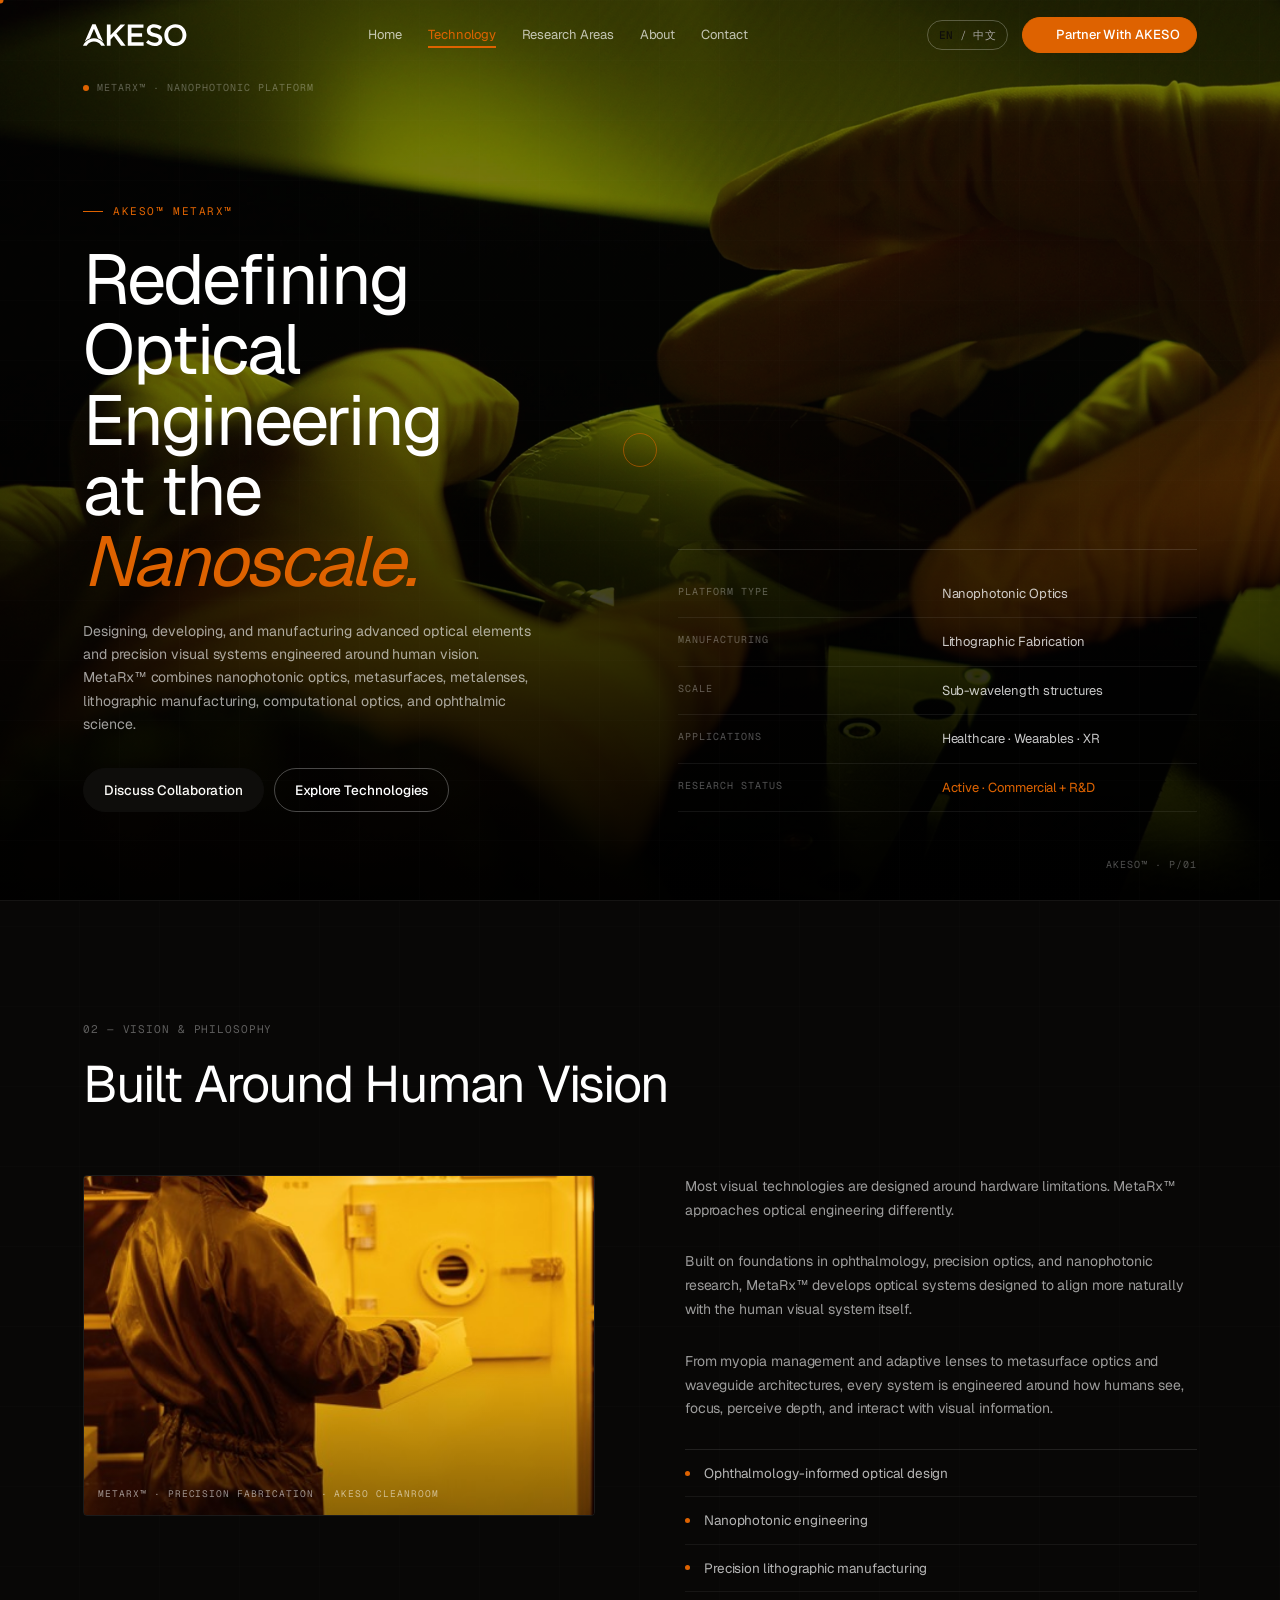
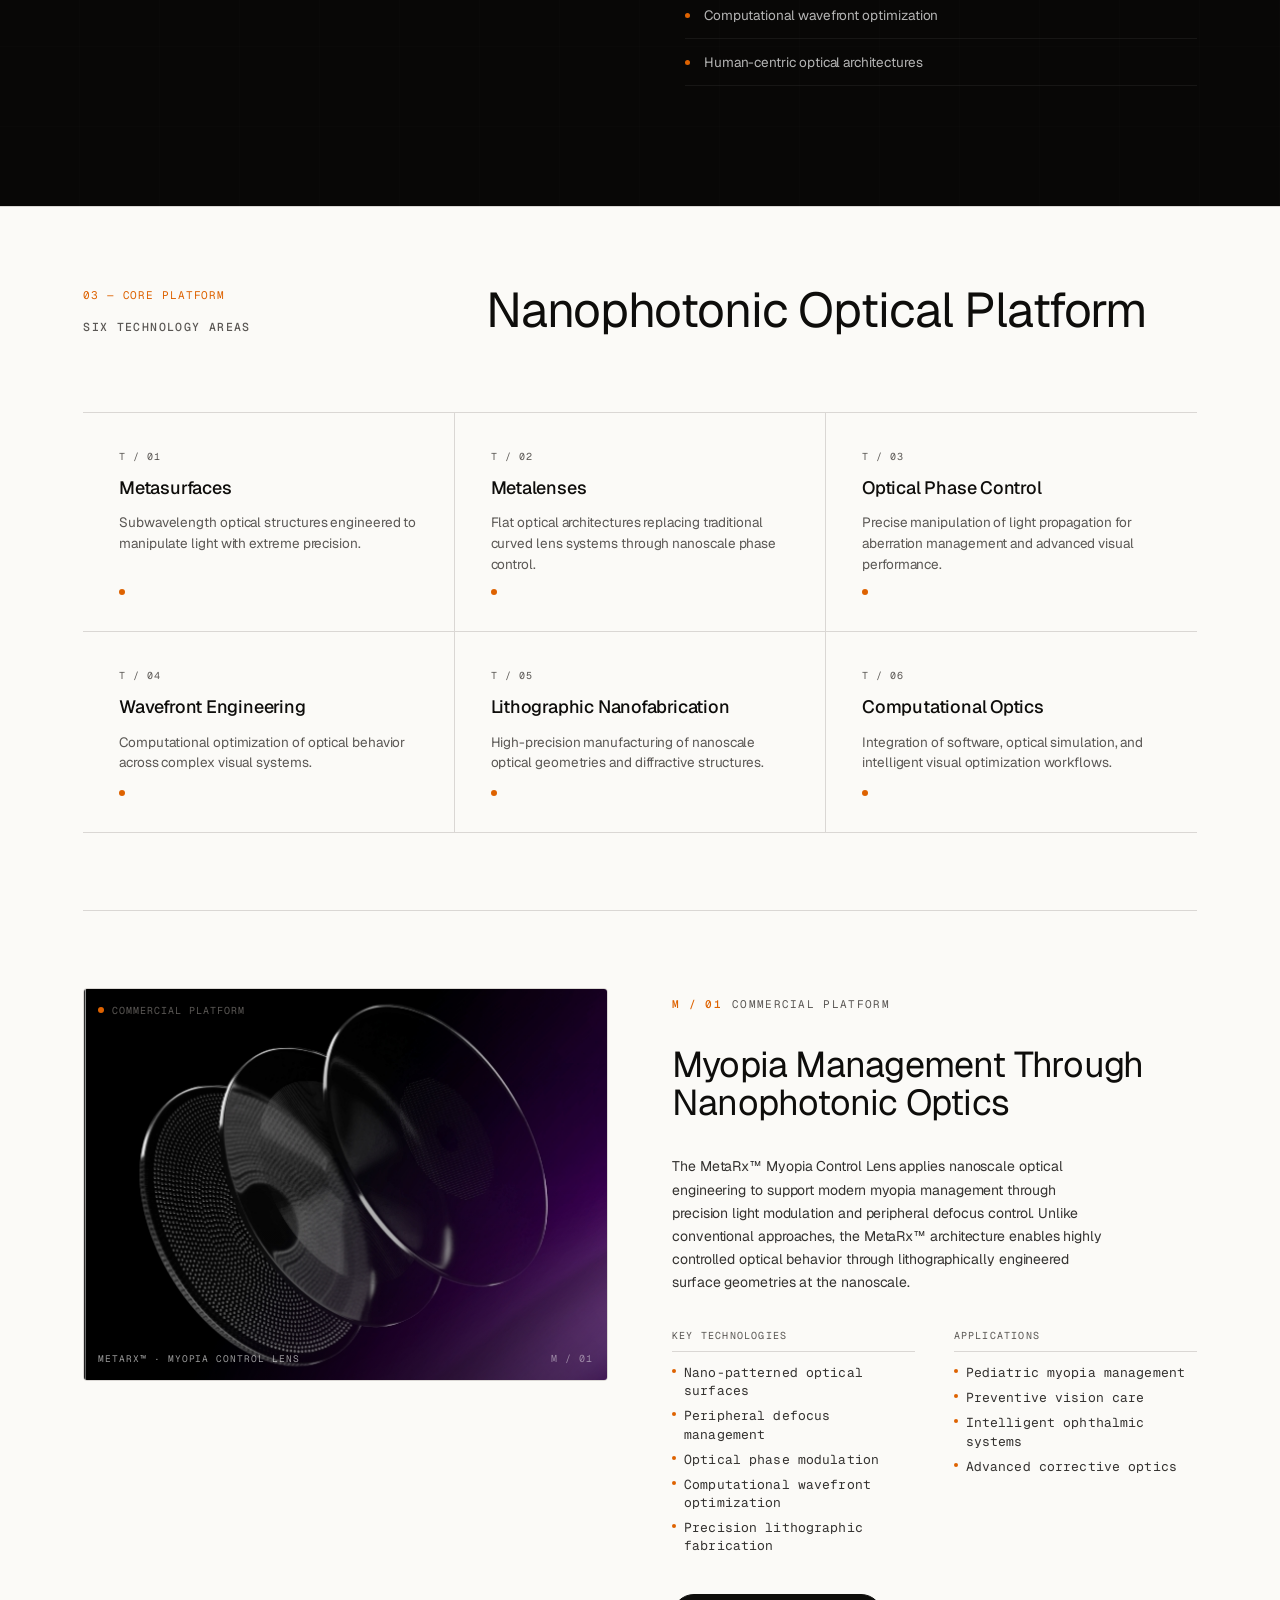
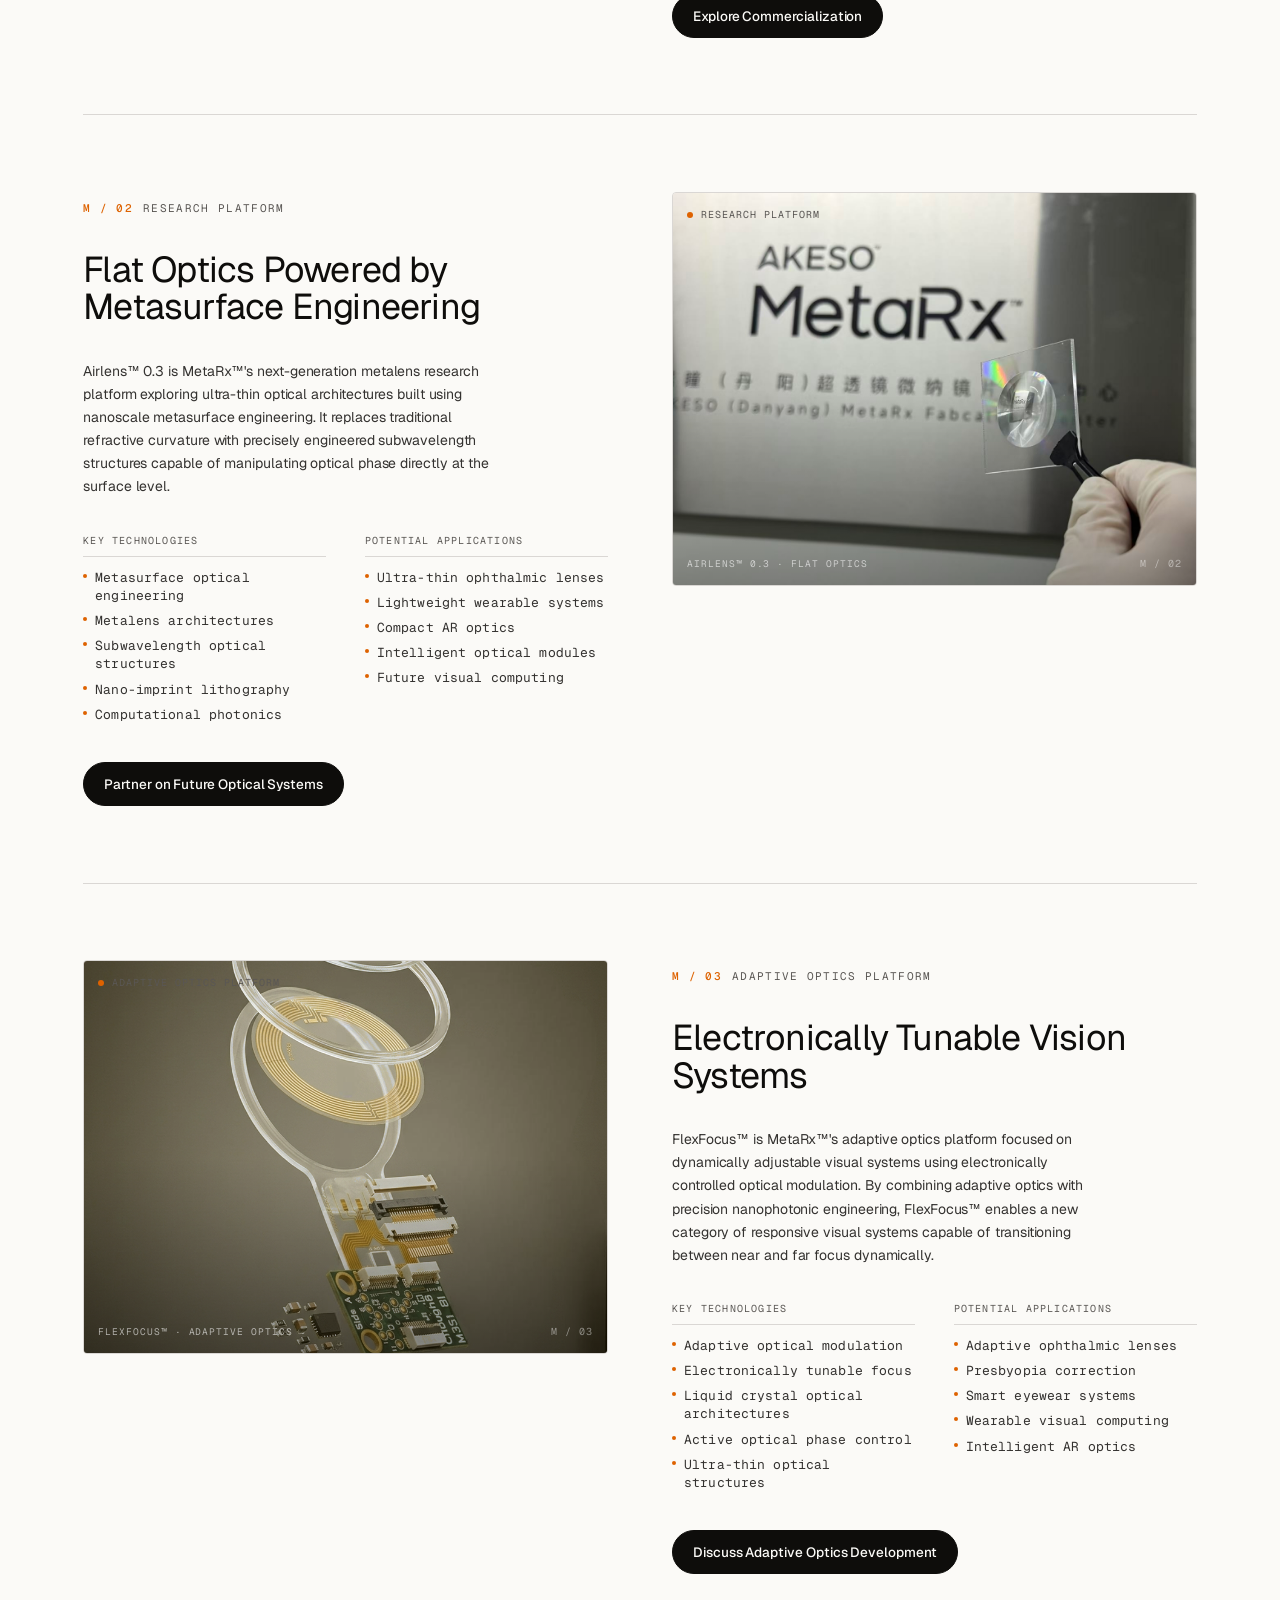
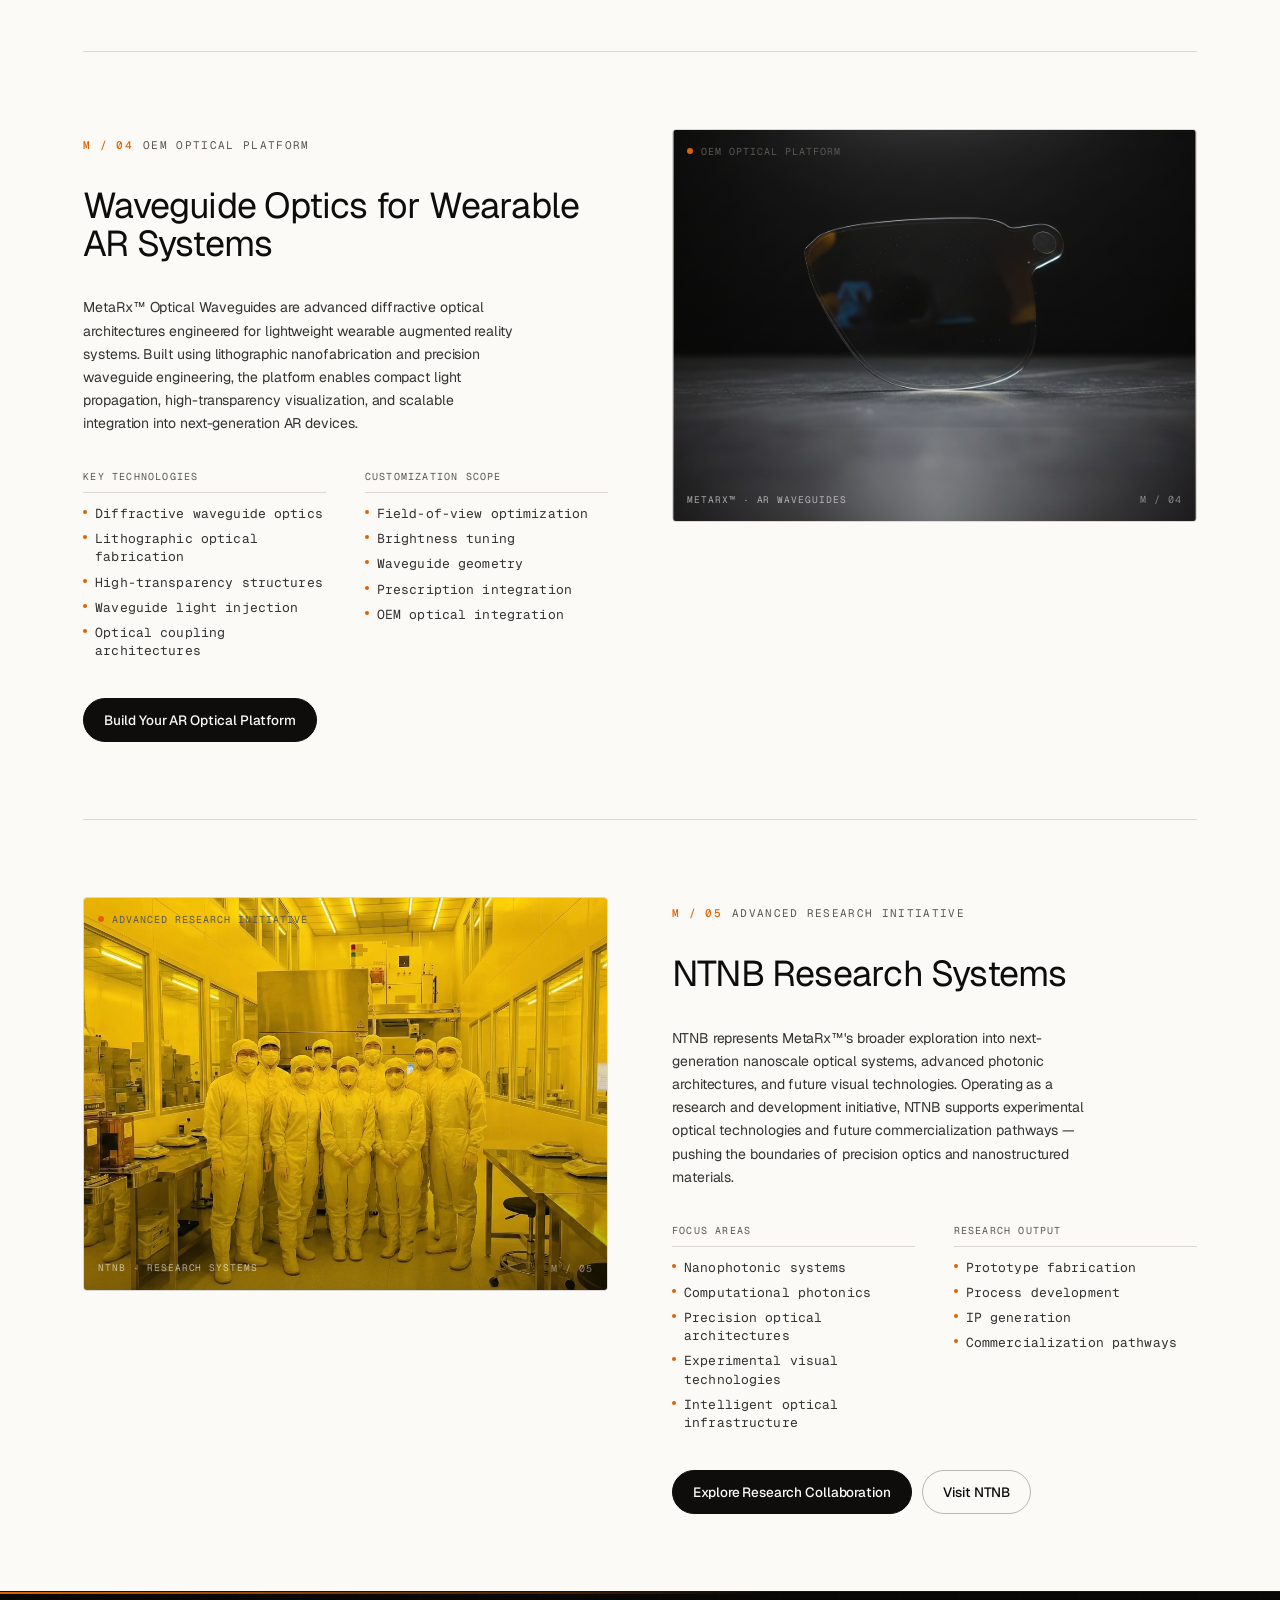
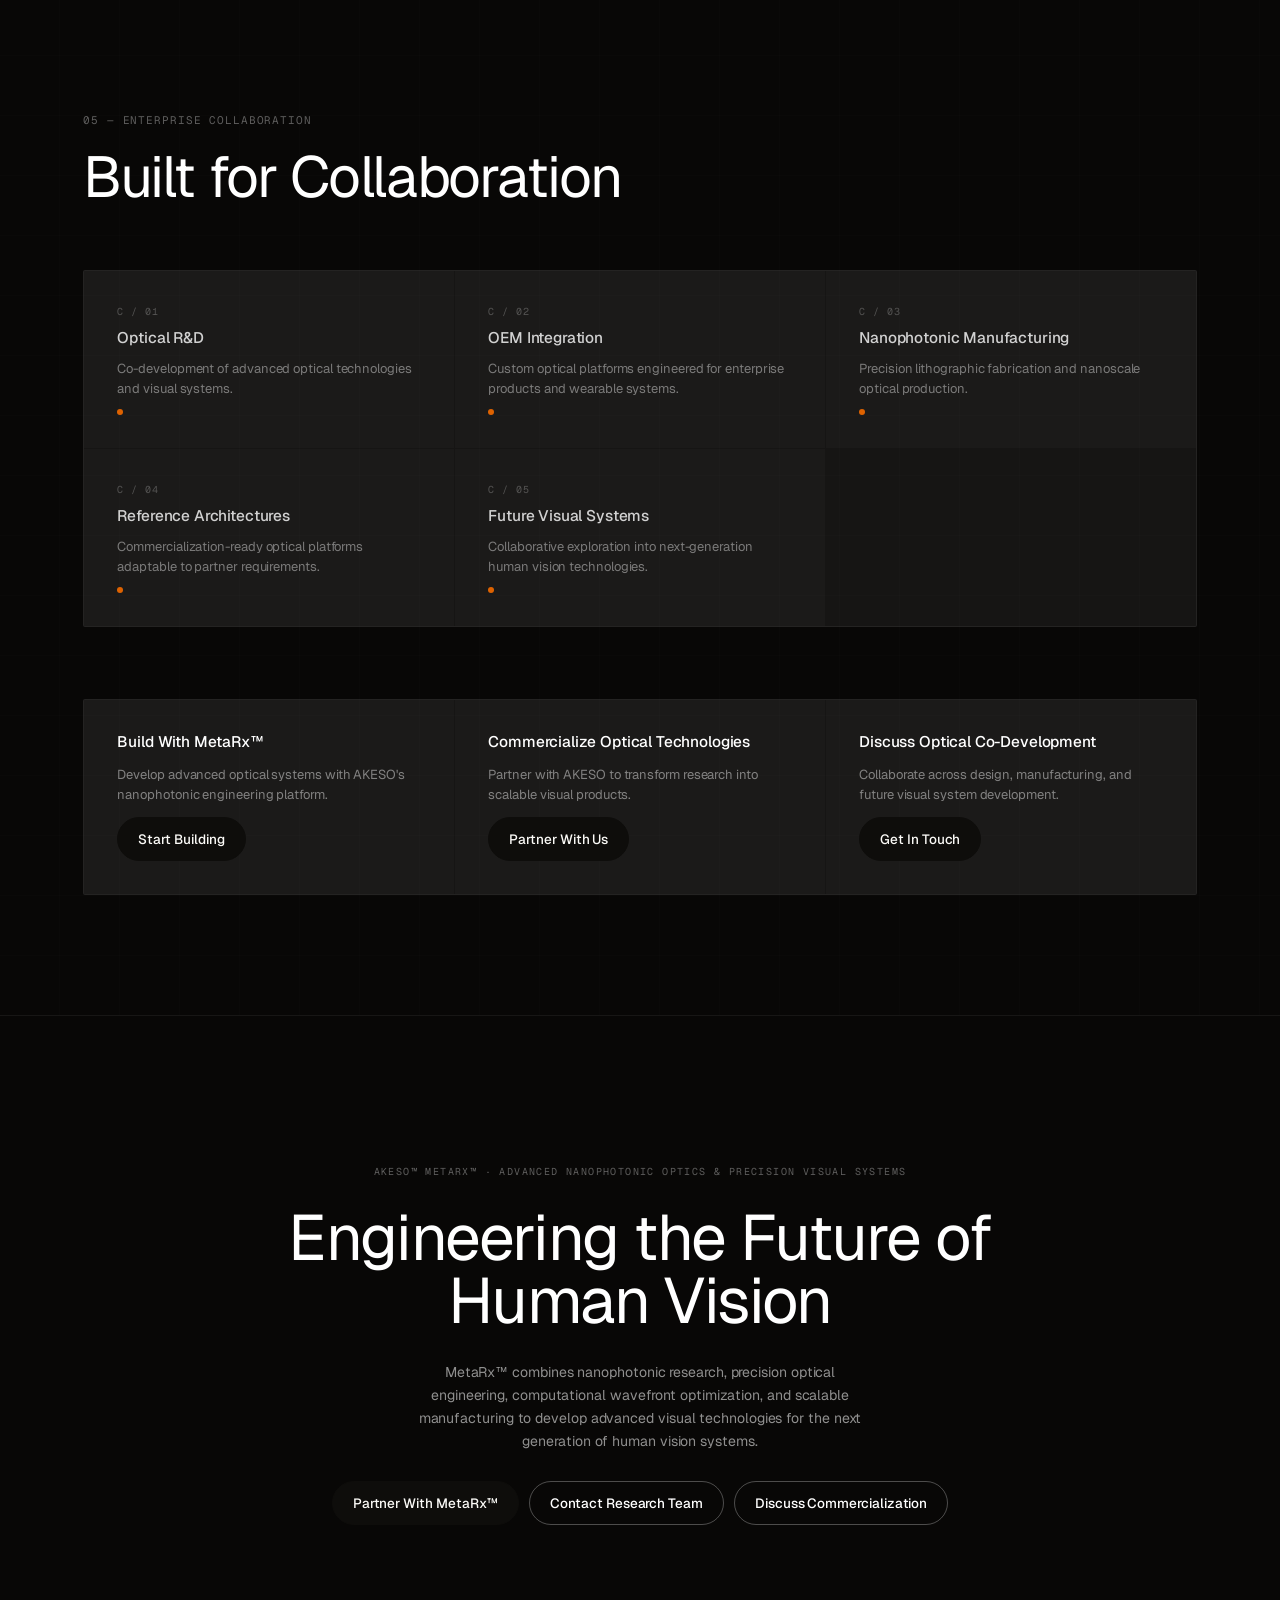
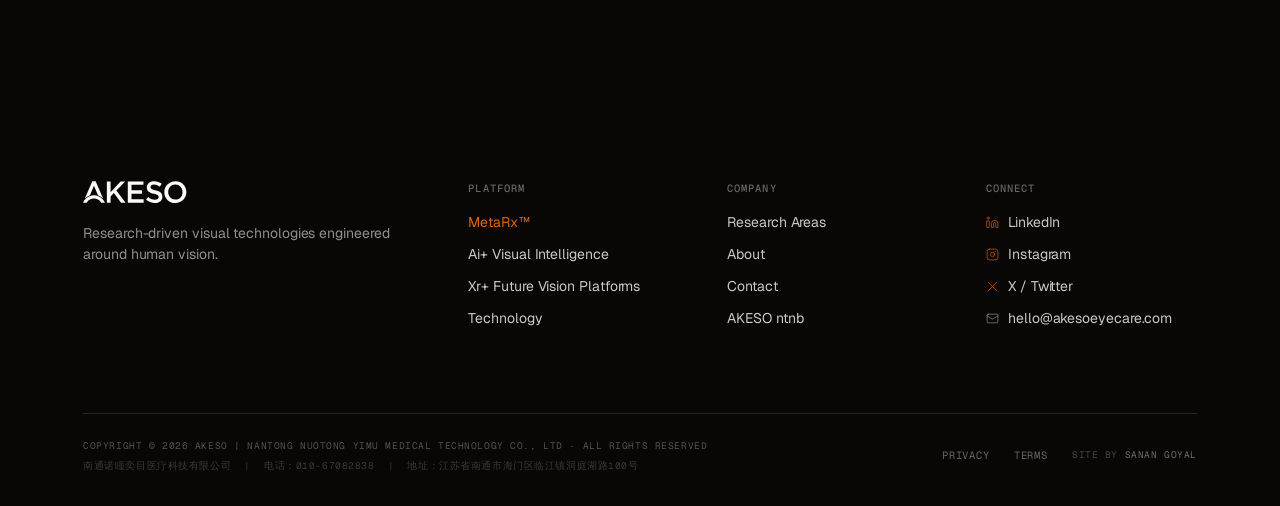
<file: akeso_build/metarx.html>
<!DOCTYPE html>

<html lang="en">
<head>
<meta charset="utf-8"/>
<meta content="width=device-width,initial-scale=1" name="viewport"/>
<title>MetaRx™ — Nanophotonic Optical Platform | AKESO</title>
<meta content="MetaRx™ combines nanophotonic optics, metasurfaces, metalenses, lithographic manufacturing, and computational optics to enable next-generation visual technologies." name="description"/>
<meta content="index, follow" name="robots"/>
<link href="https://akeso-new-site.vercel.app/metarx.html" rel="canonical"/>
<meta content="website" property="og:type"/>
<meta content="https://akeso-new-site.vercel.app/metarx.html" property="og:url"/>
<meta content="MetaRx™ — Nanophotonic Optical Platform | AKESO" property="og:title"/>
<meta content="Designing, developing, and manufacturing advanced optical elements and precision visual systems engineered around human vision." property="og:description"/>
<meta content="https://akeso-new-site.vercel.app/images/metarxhero.webp" property="og:image"/>
<meta content="AKESO" property="og:site_name"/>
<meta content="summary_large_image" name="twitter:card"/>
<meta content="@akesoglobal" name="twitter:site"/>
<meta content="MetaRx™ — Nanophotonic Optical Platform | AKESO" name="twitter:title"/>
<meta content="Advanced nanophotonic optics and precision visual systems engineered around human vision." name="twitter:description"/>
<meta content="https://akeso-new-site.vercel.app/images/metarxhero.webp" name="twitter:image"/>
<link href="https://fonts.googleapis.com" rel="preconnect"/>
<link crossorigin="" href="https://fonts.gstatic.com" rel="preconnect"/>
<link href="https://fonts.googleapis.com/css2?family=Geist+Mono:wght@400;500&amp;family=Geist:wght@300;400;500;600&amp;family=Noto+Sans+SC:wght@300;400;500;600&amp;display=swap" rel="stylesheet"/>
<link href="styles.css" rel="stylesheet"/>
<link href="responsive.css" rel="stylesheet"/>
<style>
/* ── METARX PAGE SPECIFIC ────────────────────────────────────── */

/* Hero — full bleed dark with lab image */
.mrx-hero {
  position: relative;
  min-height: 100vh;
  padding-top: 0;
  display: flex;
  align-items: flex-end;
  overflow: hidden;
  background: var(--black);
}
.mrx-hero-bg {
  position: absolute; inset: 0;
  width: 100%; height: 100%;
  object-fit: cover;
  object-position: center 40%;
  display: block;
  opacity: 0.55;
  transition: transform 10s ease-out;
}
.mrx-hero:hover .mrx-hero-bg { transform: scale(1.02); }
.mrx-hero-overlay {
  position: absolute; inset: 0; z-index: 1;
  background: linear-gradient(
    180deg,
    rgba(0,0,0,0.2) 0%,
    rgba(0,0,0,0.15) 40%,
    rgba(0,0,0,0.75) 80%,
    rgba(0,0,0,0.95) 100%
  );
}
/* grid texture */
.mrx-hero::before {
  content: '';
  position: absolute; inset: 0; z-index: 2;
  background:
    repeating-linear-gradient(0deg, transparent, transparent 59px, rgba(255,255,255,0.014) 60px),
    repeating-linear-gradient(90deg, transparent, transparent 59px, rgba(255,255,255,0.014) 60px);
  pointer-events: none;
}
.mrx-hero-content {
  position: relative; z-index: 3;
  padding: 0 var(--pad-x) clamp(56px,7vw,88px);
  width: 100%;
  display: grid;
  grid-template-columns: 1fr 1fr;
  gap: clamp(48px,6vw,88px);
  align-items: end;
}
.mrx-hero-left { display: flex; flex-direction: column; gap: 24px; }
.mrx-hero-label {
  font-family: var(--mono);
  font-size: 11px; letter-spacing: 0.14em;
  text-transform: uppercase;
  color: var(--accent);
  display: flex; align-items: center; gap: 10px;
}
.mrx-hero-label::before {
  content: ''; width: 20px; height: 1.5px;
  background: var(--accent);
}
.mrx-hero h1 {
  font-size: clamp(36px, 5.5vw, 78px);
  line-height: 1.0; letter-spacing: -0.03em;
  font-weight: 400; margin: 0; color: white;
}
.mrx-hero h1 em { font-style: italic; color: var(--accent); }
.mrx-hero-support {
  font-size: clamp(14px, 1.1vw, 16px);
  line-height: 1.65; color: rgba(255,255,255,0.62);
  max-width: 50ch; margin: 0;
}
.mrx-hero-actions { display: flex; gap: 10px; flex-wrap: wrap; padding-top: 8px; }
.mrx-hero-right {
  display: flex; flex-direction: column;
  gap: 0; align-self: end;
  border-top: 1px solid rgba(255,255,255,0.12);
  padding-top: 20px;
}
.mrx-hero-stat {
  display: grid; grid-template-columns: 1fr 1fr;
  gap: 8px; padding: 14px 0;
  border-bottom: 1px solid rgba(255,255,255,0.07);
}
.mrx-hero-stat .sk {
  font-family: var(--mono); font-size: 10px;
  letter-spacing: 0.1em; text-transform: uppercase;
  color: rgba(255,255,255,0.32);
}
.mrx-hero-stat .sv {
  font-size: 13px; color: rgba(255,255,255,0.78);
  letter-spacing: -0.005em;
}
/* corner label */
.mrx-corner {
  position: absolute;
  font-family: var(--mono); font-size: 10px;
  letter-spacing: 0.1em; text-transform: uppercase;
  color: rgba(255,255,255,0.3); z-index: 4;
}
.mrx-corner.tl { top: 80px; left: var(--pad-x); display: flex; gap: 8px; align-items: center; }
.mrx-corner.tl::before {
  content: ''; width: 6px; height: 6px;
  background: var(--accent); border-radius: 50%;
  animation: pulse 2.4s ease-in-out infinite;
}
.mrx-corner.br { bottom: 28px; right: var(--pad-x); }

/* ── SECTION HEADER (dark variant) ──────────────────────────── */
.section-head-dark {
  display: grid; grid-template-columns: 1fr 2fr;
  gap: var(--gutter); align-items: end;
  padding-bottom: clamp(40px,6vw,72px);
}
.section-head-dark .meta { display: flex; flex-direction: column; gap: 14px; }
.section-head-dark .section-index { color: rgba(255,255,255,0.35) !important; }
.section-head-dark .h2 { color: white; }
.section-head-dark .eyebrow { color: rgba(255,255,255,0.4); }

/* ── PHILOSOPHY SECTION (dark) ───────────────────────────────── */
.mrx-philosophy {
  background: var(--black); color: white;
  padding: clamp(80px,10vw,120px) var(--pad-x);
  border-top: 1px solid rgba(255,255,255,0.05);
  position: relative; overflow: hidden;
}
.mrx-philosophy::before {
  content: '';
  position: absolute; inset: 0;
  background:
    repeating-linear-gradient(0deg, transparent, transparent 79px, rgba(255,255,255,0.018) 80px),
    repeating-linear-gradient(90deg, transparent, transparent 79px, rgba(255,255,255,0.018) 80px);
  pointer-events: none; z-index: 1;
}
.mrx-philosophy > * { position: relative; z-index: 2; }
.mrx-phil-grid {
  display: grid; grid-template-columns: 1fr 1fr;
  gap: clamp(48px,7vw,96px); align-items: start;
  margin-top: clamp(44px,5vw,64px);
}
.mrx-phil-image {
  position: relative; overflow: hidden; border-radius: 4px;
  aspect-ratio: 3/2; background: var(--black-2);
  border: 1px solid rgba(255,255,255,0.08);
}
.mrx-phil-image img {
  width: 100%; height: 100%; object-fit: cover;
  display: block; filter: grayscale(0.05);
  transition: transform 0.7s ease;
}
.mrx-phil-image:hover img { transform: scale(1.03); }
.mrx-phil-image .img-label {
  position: absolute; bottom: 14px; left: 14px;
  font-family: var(--mono); font-size: 9.5px;
  letter-spacing: 0.1em; text-transform: uppercase;
  color: rgba(255,255,255,0.55); z-index: 2;
}
.mrx-phil-image::after {
  content: ''; position: absolute; inset: 0;
  background: linear-gradient(to top, rgba(0,0,0,0.4) 0%, transparent 50%);
}
.mrx-phil-text { display: flex; flex-direction: column; gap: 28px; }
.mrx-phil-text p {
  font-size: clamp(14px,1.05vw,16px);
  line-height: 1.7; color: rgba(255,255,255,0.6);
  margin: 0;
}
.mrx-phil-points {
  display: flex; flex-direction: column;
  border-top: 1px solid rgba(255,255,255,0.1);
}
.mrx-phil-point {
  display: flex; align-items: center; gap: 14px;
  padding: 13px 0;
  border-bottom: 1px solid rgba(255,255,255,0.06);
  font-size: 13.5px; color: rgba(255,255,255,0.7);
  letter-spacing: -0.005em;
  transition: padding-left 0.2s;
}
.mrx-phil-point:hover { padding-left: 6px; }
.mrx-phil-point::before {
  content: ''; width: 5px; height: 5px;
  background: var(--accent); border-radius: 50%;
  flex-shrink: 0;
}

/* ── CORE PLATFORM GRID ──────────────────────────────────────── */
.mrx-tech-grid {
  display: grid; grid-template-columns: repeat(3,1fr);
  gap: 1px; background: var(--rule);
  border-top: 1px solid var(--rule);
  border-bottom: 1px solid var(--rule);
}
.mrx-tech-cell {
  background: var(--surface);
  padding: clamp(24px,2.8vw,40px);
  display: flex; flex-direction: column; gap: 14px;
  min-height: 200px;
  transition: background 220ms;
  position: relative; overflow: hidden;
}
.mrx-tech-cell:hover { background: var(--surface-2); }
.mrx-tech-cell::before {
  content: ''; position: absolute;
  top: 0; left: 0; right: 0; height: 2px;
  background: var(--accent);
  transform: scaleX(0); transform-origin: left;
  transition: transform 0.3s;
}
.mrx-tech-cell:hover::before { transform: scaleX(1); }
.mrx-tech-cell .t-idx {
  font-family: var(--mono); font-size: 10px;
  letter-spacing: 0.1em; text-transform: uppercase;
  color: var(--ink-3);
}
.mrx-tech-cell h4 {
  font-size: clamp(16px,1.4vw,20px);
  font-weight: 500; letter-spacing: -0.012em;
  margin: 0; line-height: 1.15; color: var(--ink);
}
.mrx-tech-cell p {
  font-size: 13.5px; line-height: 1.55;
  color: var(--ink-3); margin: 0;
}
.mrx-tech-cell .t-dot {
  width: 6px; height: 6px;
  background: var(--accent); border-radius: 50%;
  margin-top: auto;
}

/* ── MODULE BLOCKS (product platforms) ───────────────────────── */
.mrx-module {
  display: grid; grid-template-columns: 1fr 1fr;
  gap: clamp(36px,5vw,80px);
  align-items: start;
  padding-top: var(--pad-y); padding-bottom: var(--pad-y);
  border-top: 1px solid var(--rule);
}
.mrx-module.reverse { direction: rtl; }
.mrx-module.reverse > * { direction: ltr; }
.mrx-module-image {
  position: relative; overflow: hidden;
  border-radius: 4px; background: var(--surface-2);
  border: 1px solid var(--rule); aspect-ratio: 4/3;
}
.mrx-module-image img {
  width: 100%; height: 100%; object-fit: cover;
  display: block; transition: transform 0.7s ease;
}
.mrx-module-image:hover img { transform: scale(1.04); }
.mrx-module-image .m-label {
  position: absolute; bottom: 14px; left: 14px;
  font-family: var(--mono); font-size: 9.5px;
  letter-spacing: 0.1em; text-transform: uppercase;
  color: rgba(255,255,255,0.6); z-index: 2;
}
.mrx-module-image::after {
  content: ''; position: absolute; inset: 0;
  background: linear-gradient(to top, rgba(0,0,0,0.35) 0%, transparent 50%);
  pointer-events: none;
}
.mrx-module-image .m-corner {
  position: absolute; top: 14px; left: 14px;
  font-family: var(--mono); font-size: 10px;
  letter-spacing: 0.1em; text-transform: uppercase;
  color: var(--ink-3); z-index: 2;
  display: flex; gap: 8px; align-items: center;
}
.mrx-module-image .m-corner::before {
  content: ''; width: 6px; height: 6px;
  background: var(--accent); border-radius: 50%;
  animation: pulse 2.4s ease-in-out infinite;
}
.mrx-module-image .m-corner-br {
  position: absolute; bottom: 14px; right: 14px;
  font-family: var(--mono); font-size: 10px;
  letter-spacing: 0.1em; color: rgba(255,255,255,0.45);
  text-transform: uppercase; z-index: 2;
}
.mrx-module-content {
  display: flex; flex-direction: column;
  gap: clamp(22px,2.8vw,34px); padding-top: 8px;
}
.mrx-module-tag {
  display: flex; align-items: center; gap: 10px;
  font-family: var(--mono); font-size: 11px;
  letter-spacing: 0.12em; text-transform: uppercase;
  color: var(--ink-3);
}
.mrx-module-tag .tag-num { color: var(--accent); font-weight: 500; }
.mrx-module-h {
  font-size: clamp(24px,2.8vw,40px);
  font-weight: 400; letter-spacing: -0.022em;
  line-height: 1.05; margin: 0;
}
.mrx-module-h sup {
  font-family: var(--mono); font-size: 0.4em;
  font-weight: 400; vertical-align: top;
  margin-left: 2px; color: var(--ink-3);
}
.mrx-module-body {
  font-size: clamp(14px,1.05vw,16px);
  line-height: 1.65; color: var(--ink-2);
  margin: 0; max-width: 48ch;
}
.mrx-module-lists {
  display: grid; grid-template-columns: 1fr 1fr;
  gap: clamp(24px,3vw,40px);
}
.mrx-module-list { display: flex; flex-direction: column; gap: 12px; }
.mrx-module-list-label {
  font-family: var(--mono); font-size: 10px;
  letter-spacing: 0.12em; text-transform: uppercase;
  color: var(--ink-3); padding-bottom: 8px;
  border-bottom: 1px solid var(--rule);
}
.mrx-module-list ul {
  list-style: none; padding: 0; margin: 0;
  display: flex; flex-direction: column; gap: 7px;
}
.mrx-module-list li {
  font-size: 13px; color: var(--ink-2);
  font-family: var(--mono); letter-spacing: 0.01em;
  display: flex; align-items: flex-start; gap: 8px;
  line-height: 1.4;
}
.mrx-module-list li::before {
  content: ''; width: 4px; height: 4px;
  background: var(--accent); border-radius: 50%;
  flex-shrink: 0; margin-top: 5px;
}
.mrx-module-cta {
  display: flex; align-items: center; gap: 10px;
  padding-top: 4px;
}

/* ── COLLABORATION SECTION ───────────────────────────────────── */
.mrx-collab {
  background: var(--black); color: white;
  padding: clamp(80px,10vw,120px) var(--pad-x);
  border-top: 1px solid rgba(255,255,255,0.06);
  position: relative; overflow: hidden;
}
.mrx-collab::before {
  content: ''; position: absolute; top: 0; left: 0; right: 0;
  height: 2px;
  background: linear-gradient(90deg, var(--accent), transparent 60%);
  z-index: 2;
}
.mrx-collab::after {
  content: ''; position: absolute; inset: 0;
  background: repeating-linear-gradient(0deg,transparent,transparent 59px,rgba(255,255,255,0.016) 60px),repeating-linear-gradient(90deg,transparent,transparent 59px,rgba(255,255,255,0.016) 60px);
  pointer-events: none; z-index: 1;
}
.mrx-collab > * { position: relative; z-index: 2; }
.mrx-collab h2 {
  font-size: clamp(30px,4.5vw,60px);
  font-weight: 400; letter-spacing: -0.025em;
  line-height: 1.0; color: white; margin: 0 0 clamp(40px,5vw,64px);
}
.mrx-collab-grid {
  display: grid; grid-template-columns: repeat(3,1fr);
  gap: 1px; background: rgba(255,255,255,0.06);
  border: 1px solid rgba(255,255,255,0.06);
  border-radius: 2px; overflow: hidden;
  margin-bottom: clamp(48px,6vw,72px);
}
.mrx-collab-cell {
  background: rgba(255,255,255,0.02);
  padding: clamp(22px,2.6vw,36px);
  display: flex; flex-direction: column; gap: 10px;
  min-height: 170px;
  transition: background 0.2s;
}
.mrx-collab-cell:hover { background: rgba(255,255,255,0.05); }
.mrx-collab-cell .c-idx {
  font-family: var(--mono); font-size: 10px;
  letter-spacing: 0.1em; text-transform: uppercase;
  color: rgba(255,255,255,0.25);
}
.mrx-collab-cell .c-title {
  font-size: clamp(14px,1.2vw,17px);
  font-weight: 500; color: rgba(255,255,255,0.8);
  letter-spacing: -0.01em; line-height: 1.25;
}
.mrx-collab-cell .c-body {
  font-size: 13px; color: rgba(255,255,255,0.42);
  line-height: 1.55; margin: 0;
}
.mrx-collab-cell .c-dot {
  width: 6px; height: 6px;
  background: var(--accent); border-radius: 50%; margin-top: auto;
}
.mrx-collab-ctas {
  display: grid; grid-template-columns: repeat(3,1fr);
  gap: 1px; background: rgba(255,255,255,0.06);
  border: 1px solid rgba(255,255,255,0.06);
  border-radius: 2px; overflow: hidden;
}
.mrx-collab-cta-cell {
  background: rgba(255,255,255,0.02);
  padding: clamp(22px,2.6vw,36px);
  display: flex; flex-direction: column; gap: 12px;
  transition: background 0.2s;
}
.mrx-collab-cta-cell:hover { background: rgba(255,255,255,0.04); }
.mrx-collab-cta-cell h5 {
  font-size: clamp(14px,1.2vw,17px);
  font-weight: 500; color: white;
  margin: 0; letter-spacing: -0.01em; line-height: 1.25;
}
.mrx-collab-cta-cell p {
  font-size: 13px; color: rgba(255,255,255,0.45);
  line-height: 1.55; margin: 0; flex: 1;
}

/* ── FINAL CTA ───────────────────────────────────────────────── */
.mrx-final-cta {
  background: var(--black); color: white;
  padding: clamp(96px,13vw,148px) var(--pad-x);
  display: flex; flex-direction: column;
  align-items: center; text-align: center; gap: 28px;
  border-top: 1px solid rgba(255,255,255,0.06);
}
.mrx-final-cta h2 {
  font-size: clamp(32px,5vw,70px);
  line-height: 0.98; letter-spacing: -0.025em;
  font-weight: 400; margin: 0; color: white; max-width: 18ch;
}
.mrx-final-cta p {
  max-width: 52ch; margin: 0;
  font-size: clamp(14px,1.1vw,16px);
  color: rgba(255,255,255,0.55); line-height: 1.65;
}
.mrx-final-cta .actions { display: flex; gap: 10px; flex-wrap: wrap; justify-content: center; }

/* Responsive */
@media (max-width:1100px) {
  .mrx-hero-content { grid-template-columns: 1fr; }
  .mrx-hero-right { display: none; }
  .mrx-phil-grid { grid-template-columns: 1fr; }
  .mrx-tech-grid { grid-template-columns: repeat(2,1fr); }
  .mrx-module { grid-template-columns: 1fr; }
  .mrx-module.reverse { direction: ltr; }
  .mrx-collab-grid { grid-template-columns: repeat(2,1fr); }
  .mrx-collab-ctas { grid-template-columns: 1fr; }
  .section-head-dark { grid-template-columns: 1fr; gap: 22px; }
  .mrx-module-lists { grid-template-columns: 1fr; }
}
@media (max-width:640px) {
  .mrx-tech-grid { grid-template-columns: 1fr; }
  .mrx-collab-grid { grid-template-columns: 1fr; }
}
</style>
</head>
<body>
<div id="cursor-dot"></div>
<div id="cursor-ring"></div>
<!-- NAV -->
<nav class="nav nav-on-dark" id="nav">
<a aria-label="AKESO" class="nav-logo" href="index.html">
<svg aria-hidden="true" viewbox="0 0 1193.28 246.77" xmlns="http://www.w3.org/2000/svg"><path d="M374.69,107.54l103.32,135.17h-50.82l-80.97-106.71-36.93,37.94v68.77h-41.67V5.57h41.67v119.25L421.78,5.57h51.83l-98.92,101.97ZM544.06,142.09h118.91v-37.6h-118.91v-61.66h134.15V5.57h-175.82v237.14h177.52v-37.27h-135.85v-63.35ZM814.56,105.16c-45.73-10.84-56.57-18.97-56.57-37.27v-.68c0-15.92,14.23-28.12,38.62-28.12,21.68,0,42.68,8.47,64.37,24.39l22.36-31.51c-24.39-19.31-51.16-29.81-86.05-29.81-47.09,0-80.97,28.12-80.97,68.77v.68c0,43.36,28.46,58.95,78.93,70.8,44.04,9.82,53.53,19.65,53.53,36.25v.68c0,17.62-16.26,29.81-42.01,29.81-29.47,0-51.83-10.84-74.87-30.83l-25.07,29.81c28.46,25.75,62.33,37.94,98.92,37.94,49.8,0,84.69-26.09,84.69-70.8v-.68c0-39.64-26.09-56.57-75.89-69.45ZM1160.11,123.46v.68c0,66.4-51.49,122.64-124.33,122.64s-123.65-55.22-123.65-121.96v-.68c0-66.4,51.49-122.64,124.33-122.64s123.65,55.22,123.65,121.96ZM1116.41,124.14c0-46.07-33.2-84.02-80.63-84.02s-79.95,37.26-79.95,83.34v.68c0,46.07,33.2,84.02,80.63,84.02s79.95-37.27,79.95-83.34v-.68ZM22.69,196.22c13.54-13.95,29.95-25.04,48.4-32.43,2.02-.81,4.05-1.57,6.09-2.28l5.51-12.98,40.16-94.55.13-.31.13.31,40.16,94.55,5.51,12.98c2.05.7,4.08,1.46,6.1,2.28,18.44,7.39,34.85,18.47,48.39,32.42.86.89,2.31-.1,1.81-1.23L141.63,3.88h-37.27L20.88,194.98c-.49,1.13.95,2.12,1.81,1.23ZM172.41,170c-15.29-6.14-31.96-9.52-49.42-9.52s-34.13,3.38-49.42,9.52c-31.43,12.6-56.96,36.86-71.23,67.41-.83,1.74-1.61,3.52-2.34,5.3h41.29c1.19-1.92,2.46-3.79,3.79-5.62,17.51-24.08,45.91-39.77,77.91-39.77s60.4,15.69,77.91,39.77c1.34,1.83,2.6,3.71,3.79,5.62h41.29c-.74-1.79-1.52-3.56-2.34-5.3-14.27-30.54-39.81-54.81-71.23-67.41Z"></path></svg>
</a>
<div class="nav-links">
<a href="index.html" data-i18n="nav.home">Home</a>
<a class="active" href="technology.html">Technology</a>
<a href="research.html" data-i18n="nav.research">Research Areas</a>
<a href="about.html" data-i18n="nav.about">About</a>
<a href="contact.html" data-i18n="nav.contact">Contact</a>
</div>
<div class="nav-right">
<button aria-label="Toggle language" class="lang-toggle" id="lang-toggle" type="button">
<span class="seg" data-lang="en">EN</span>
<span class="seg-sep">/</span>
<span class="seg" data-lang="zh">中文</span>
</button>
<a class="btn btn-primary nav-cta" href="contact.html">
<span class="dot"></span>
<span data-i18n="nav.partner">Partner With AKESO</span>
</a>
</div>
</nav>
<main>
<!-- HERO -->
<header class="mrx-hero" id="top">
<img alt="MetaRx™ nanophotonic fabrication" aria-hidden="true" class="mrx-hero-bg" src="images/metarxhero.webp"/>
<div class="mrx-hero-overlay"></div>
<span class="mrx-corner tl">MetaRx™ · Nanophotonic Platform</span>
<span class="mrx-corner br">AKESO™ · P/01</span>
<div class="mrx-hero-content">
<div class="mrx-hero-left">
<div class="mrx-hero-label" data-i18n="mrx.label">AKESO™ MetaRx™</div>
<h1 data-i18n-html="mrx.h1">Redefining Optical Engineering<br/>at the <em>Nanoscale.</em></h1>
<p class="mrx-hero-support" data-i18n="mrx.support">Designing, developing, and manufacturing advanced optical elements and precision visual systems engineered around human vision. MetaRx™ combines nanophotonic optics, metasurfaces, metalenses, lithographic manufacturing, computational optics, and ophthalmic science.</p>
<div class="mrx-hero-actions">
<a class="btn btn-primary" data-i18n="mrx.hero_cta1" href="contact.html">
<span class="dot"></span>
          Discuss Collaboration
        </a>
<a class="btn btn-hero-ghost" data-i18n="mrx.hero_cta2" href="#platforms">
          Explore Technologies
          <svg fill="none" height="13" stroke="currentColor" stroke-linecap="round" stroke-linejoin="round" stroke-width="1.5" viewbox="0 0 24 24" width="13"><line x1="12" x2="12" y1="5" y2="19"></line><polyline points="19 12 12 19 5 12"></polyline></svg>
</a>
</div>
</div>
<div class="mrx-hero-right">
<div class="mrx-hero-stat">
<span class="sk" data-i18n="mrx.sk1">Platform Type</span>
<span class="sv" data-i18n="mrx.sv1">Nanophotonic Optics</span>
</div>
<div class="mrx-hero-stat">
<span class="sk" data-i18n="mrx.sk2">Manufacturing</span>
<span class="sv" data-i18n="mrx.sv2">Lithographic Fabrication</span>
</div>
<div class="mrx-hero-stat">
<span class="sk" data-i18n="mrx.sk3">Scale</span>
<span class="sv" data-i18n="mrx.sv3">Sub-wavelength structures</span>
</div>
<div class="mrx-hero-stat">
<span class="sk" data-i18n="mrx.sk4">Applications</span>
<span class="sv" data-i18n="mrx.sv4">Healthcare · Wearables · XR</span>
</div>
<div class="mrx-hero-stat">
<span class="sk" data-i18n="mrx.sk5">Research Status</span>
<span class="sv" data-i18n="mrx.sv5" style="color:var(--accent)">Active · Commercial + R&amp;D</span>
</div>
</div>
</div>
</header>
<!-- PHILOSOPHY -->
<section class="mrx-philosophy" id="philosophy">
<div class="reveal">
<span class="section-index" style="color:rgba(255,255,255,0.35)!important;margin-bottom:20px;display:block">02 — Vision &amp; Philosophy</span>
<h2 data-i18n="mrx.phil_h" style="font-size:clamp(28px,4vw,52px);font-weight:400;letter-spacing:-0.024em;line-height:1.04;color:white;margin:0;max-width:20ch">Built Around Human Vision</h2>
</div>
<div class="mrx-phil-grid">
<div class="mrx-phil-image reveal-fade">
<img alt="AKESO cleanroom — precision optical fabrication" loading="lazy" src="LF3A0279.jpeg"/>
<div class="img-label">MetaRx™ · Precision Fabrication · AKESO Cleanroom</div>
</div>
<div class="mrx-phil-text reveal">
<p data-i18n="mrx.phil_p1">Most visual technologies are designed around hardware limitations. MetaRx™ approaches optical engineering differently.</p>
<p data-i18n="mrx.phil_p2">Built on foundations in ophthalmology, precision optics, and nanophotonic research, MetaRx™ develops optical systems designed to align more naturally with the human visual system itself.</p>
<p data-i18n="mrx.phil_p3">From myopia management and adaptive lenses to metasurface optics and waveguide architectures, every system is engineered around how humans see, focus, perceive depth, and interact with visual information.</p>
<div class="mrx-phil-points">
<div class="mrx-phil-point" data-i18n="mrx.pp1">Ophthalmology-informed optical design</div>
<div class="mrx-phil-point" data-i18n="mrx.pp2">Nanophotonic engineering</div>
<div class="mrx-phil-point" data-i18n="mrx.pp3">Precision lithographic manufacturing</div>
<div class="mrx-phil-point" data-i18n="mrx.pp4">Computational wavefront optimization</div>
<div class="mrx-phil-point" data-i18n="mrx.pp5">Human-centric optical architectures</div>
</div>
</div>
</div>
</section>
<!-- CORE PLATFORM -->
<section class="section shell">
<div class="section-head reveal">
<div class="meta">
<span class="section-index" data-i18n="mrx.core_idx">03 — Core Platform</span>
<span class="eyebrow no-dot mono" data-i18n="mrx.core_eyebrow">Six Technology Areas</span>
</div>
<h2 class="h2" data-i18n="mrx.core_h">Nanophotonic Optical Platform</h2>
</div>
<div class="mrx-tech-grid reveal-stagger">
<div class="mrx-tech-cell">
<span class="t-idx">T / 01</span>
<h4 data-i18n="mrx.t1_h">Metasurfaces</h4>
<p data-i18n="mrx.t1_p">Subwavelength optical structures engineered to manipulate light with extreme precision.</p>
<div class="t-dot"></div>
</div>
<div class="mrx-tech-cell">
<span class="t-idx">T / 02</span>
<h4 data-i18n="mrx.t2_h">Metalenses</h4>
<p data-i18n="mrx.t2_p">Flat optical architectures replacing traditional curved lens systems through nanoscale phase control.</p>
<div class="t-dot"></div>
</div>
<div class="mrx-tech-cell">
<span class="t-idx">T / 03</span>
<h4 data-i18n="mrx.t3_h">Optical Phase Control</h4>
<p data-i18n="mrx.t3_p">Precise manipulation of light propagation for aberration management and advanced visual performance.</p>
<div class="t-dot"></div>
</div>
<div class="mrx-tech-cell">
<span class="t-idx">T / 04</span>
<h4 data-i18n="mrx.t4_h">Wavefront Engineering</h4>
<p data-i18n="mrx.t4_p">Computational optimization of optical behavior across complex visual systems.</p>
<div class="t-dot"></div>
</div>
<div class="mrx-tech-cell">
<span class="t-idx">T / 05</span>
<h4 data-i18n="mrx.t5_h">Lithographic Nanofabrication</h4>
<p data-i18n="mrx.t5_p">High-precision manufacturing of nanoscale optical geometries and diffractive structures.</p>
<div class="t-dot"></div>
</div>
<div class="mrx-tech-cell">
<span class="t-idx">T / 06</span>
<h4 data-i18n="mrx.t6_h">Computational Optics</h4>
<p data-i18n="mrx.t6_p">Integration of software, optical simulation, and intelligent visual optimization workflows.</p>
<div class="t-dot"></div>
</div>
</div>
</section>
<!-- PRODUCT PLATFORMS -->
<section id="platforms">
<!-- M1: Myopia Control Lens -->
<div class="shell">
<div class="mrx-module reveal">
<div class="mrx-module-image">
<img alt="MetaRx™ Myopia Control Lens — nano-patterned optical surface" loading="lazy" src="images/myopia.jpeg"/>
<div class="m-corner" data-i18n="mrx.m1_tag">Commercial Platform</div>
<div class="m-corner-br">M / 01</div>
<div class="m-label">MetaRx™ · Myopia Control Lens</div>
</div>
<div class="mrx-module-content">
<div class="mrx-module-tag">
<span class="tag-num">M / 01</span>
<span>Commercial Platform</span>
</div>
<h2 class="mrx-module-h" data-i18n="mrx.m1_h">Myopia Management Through Nanophotonic Optics</h2>
<p class="mrx-module-body" data-i18n="mrx.m1_body">The MetaRx™ Myopia Control Lens applies nanoscale optical engineering to support modern myopia management through precision light modulation and peripheral defocus control. Unlike conventional approaches, the MetaRx™ architecture enables highly controlled optical behavior through lithographically engineered surface geometries at the nanoscale.</p>
<div class="mrx-module-lists">
<div class="mrx-module-list">
<div class="mrx-module-list-label" data-i18n="mrx.key_tech">Key Technologies</div>
<ul>
<li data-i18n="mrx.m1_l1">Nano-patterned optical surfaces</li>
<li data-i18n="mrx.m1_l2">Peripheral defocus management</li>
<li data-i18n="mrx.m1_l3">Optical phase modulation</li>
<li data-i18n="mrx.m1_l4">Computational wavefront optimization</li>
<li data-i18n="mrx.m1_l5">Precision lithographic fabrication</li>
</ul>
</div>
<div class="mrx-module-list">
<div class="mrx-module-list-label" data-i18n="mrx.apps">Applications</div>
<ul>
<li data-i18n="mrx.m1_a1">Pediatric myopia management</li>
<li data-i18n="mrx.m1_a2">Preventive vision care</li>
<li data-i18n="mrx.m1_a3">Intelligent ophthalmic systems</li>
<li data-i18n="mrx.m1_a4">Advanced corrective optics</li>
</ul>
</div>
</div>
<div class="mrx-module-cta">
<a class="btn btn-primary" data-i18n="mrx.m1_cta" href="contact.html">
<span class="dot"></span>
            Explore Commercialization
          </a>
</div>
</div>
</div>
</div>
<!-- M2: Airlens -->
<div class="shell">
<div class="mrx-module reverse reveal">
<div class="mrx-module-image">
<img alt="Airlens™ 0.3 — flat metalens optical architecture" loading="lazy" src="images/Airlens.jpg"/>
<div class="m-corner" data-i18n="mrx.m2_tag">Research Platform</div>
<div class="m-corner-br">M / 02</div>
<div class="m-label">Airlens™ 0.3 · Flat Optics</div>
</div>
<div class="mrx-module-content">
<div class="mrx-module-tag">
<span class="tag-num">M / 02</span>
<span>Research Platform</span>
</div>
<h2 class="mrx-module-h" data-i18n="mrx.m2_h">Flat Optics Powered by Metasurface Engineering</h2>
<p class="mrx-module-body" data-i18n="mrx.m2_body">Airlens™ 0.3 is MetaRx™'s next-generation metalens research platform exploring ultra-thin optical architectures built using nanoscale metasurface engineering. It replaces traditional refractive curvature with precisely engineered subwavelength structures capable of manipulating optical phase directly at the surface level.</p>
<div class="mrx-module-lists">
<div class="mrx-module-list">
<div class="mrx-module-list-label" data-i18n="mrx.key_tech">Key Technologies</div>
<ul>
<li data-i18n="mrx.m2_l1">Metasurface optical engineering</li>
<li data-i18n="mrx.m2_l2">Metalens architectures</li>
<li data-i18n="mrx.m2_l3">Subwavelength optical structures</li>
<li data-i18n="mrx.m2_l4">Nano-imprint lithography</li>
<li data-i18n="mrx.m2_l5">Computational photonics</li>
</ul>
</div>
<div class="mrx-module-list">
<div class="mrx-module-list-label" data-i18n="mrx.pot_apps">Potential Applications</div>
<ul>
<li data-i18n="mrx.m2_a1">Ultra-thin ophthalmic lenses</li>
<li data-i18n="mrx.m2_a2">Lightweight wearable systems</li>
<li data-i18n="mrx.m2_a3">Compact AR optics</li>
<li data-i18n="mrx.m2_a4">Intelligent optical modules</li>
<li data-i18n="mrx.m2_a5">Future visual computing</li>
</ul>
</div>
</div>
<div class="mrx-module-cta">
<a class="btn btn-primary" data-i18n="mrx.m2_cta" href="contact.html">
<span class="dot"></span>
            Partner on Future Optical Systems
          </a>
</div>
</div>
</div>
</div>
<!-- M3: FlexFocus -->
<div class="shell">
<div class="mrx-module reveal">
<div class="mrx-module-image">
<img alt="FlexFocus™ — adaptive electronically tunable lens system" loading="lazy" src="images/flexfocus.png"/>
<div class="m-corner" data-i18n="mrx.m3_tag">Adaptive Optics Platform</div>
<div class="m-corner-br">M / 03</div>
<div class="m-label">FlexFocus™ · Adaptive Optics</div>
</div>
<div class="mrx-module-content">
<div class="mrx-module-tag">
<span class="tag-num">M / 03</span>
<span>Adaptive Optics Platform</span>
</div>
<h2 class="mrx-module-h" data-i18n="mrx.m3_h">Electronically Tunable Vision Systems</h2>
<p class="mrx-module-body" data-i18n="mrx.m3_body">FlexFocus™ is MetaRx™'s adaptive optics platform focused on dynamically adjustable visual systems using electronically controlled optical modulation. By combining adaptive optics with precision nanophotonic engineering, FlexFocus™ enables a new category of responsive visual systems capable of transitioning between near and far focus dynamically.</p>
<div class="mrx-module-lists">
<div class="mrx-module-list">
<div class="mrx-module-list-label" data-i18n="mrx.key_tech">Key Technologies</div>
<ul>
<li data-i18n="mrx.m3_l1">Adaptive optical modulation</li>
<li data-i18n="mrx.m3_l2">Electronically tunable focus</li>
<li data-i18n="mrx.m3_l3">Liquid crystal optical architectures</li>
<li data-i18n="mrx.m3_l4">Active optical phase control</li>
<li data-i18n="mrx.m3_l5">Ultra-thin optical structures</li>
</ul>
</div>
<div class="mrx-module-list">
<div class="mrx-module-list-label" data-i18n="mrx.pot_apps">Potential Applications</div>
<ul>
<li data-i18n="mrx.m3_a1">Adaptive ophthalmic lenses</li>
<li data-i18n="mrx.m3_a2">Presbyopia correction</li>
<li data-i18n="mrx.m3_a3">Smart eyewear systems</li>
<li data-i18n="mrx.m3_a4">Wearable visual computing</li>
<li data-i18n="mrx.m3_a5">Intelligent AR optics</li>
</ul>
</div>
</div>
<div class="mrx-module-cta">
<a class="btn btn-primary" data-i18n="mrx.m3_cta" href="contact.html">
<span class="dot"></span>
            Discuss Adaptive Optics Development
          </a>
</div>
</div>
</div>
</div>
<!-- M4: AR Waveguides -->
<div class="shell">
<div class="mrx-module reverse reveal">
<div class="mrx-module-image">
<img alt="MetaRx™ AR Optical Waveguides — diffractive wearable optics" loading="lazy" src="images/ARwaveguide.png"/>
<div class="m-corner" data-i18n="mrx.m4_tag">OEM Optical Platform</div>
<div class="m-corner-br">M / 04</div>
<div class="m-label">MetaRx™ · AR Waveguides</div>
</div>
<div class="mrx-module-content">
<div class="mrx-module-tag">
<span class="tag-num">M / 04</span>
<span>OEM Optical Platform</span>
</div>
<h2 class="mrx-module-h" data-i18n="mrx.m4_h">Waveguide Optics for Wearable AR Systems</h2>
<p class="mrx-module-body" data-i18n="mrx.m4_body">MetaRx™ Optical Waveguides are advanced diffractive optical architectures engineered for lightweight wearable augmented reality systems. Built using lithographic nanofabrication and precision waveguide engineering, the platform enables compact light propagation, high-transparency visualization, and scalable integration into next-generation AR devices.</p>
<div class="mrx-module-lists">
<div class="mrx-module-list">
<div class="mrx-module-list-label" data-i18n="mrx.key_tech">Key Technologies</div>
<ul>
<li data-i18n="mrx.m4_l1">Diffractive waveguide optics</li>
<li data-i18n="mrx.m4_l2">Lithographic optical fabrication</li>
<li data-i18n="mrx.m4_l3">High-transparency structures</li>
<li data-i18n="mrx.m4_l4">Waveguide light injection</li>
<li data-i18n="mrx.m4_l5">Optical coupling architectures</li>
</ul>
</div>
<div class="mrx-module-list">
<div class="mrx-module-list-label" data-i18n="mrx.custom">Customization Scope</div>
<ul>
<li data-i18n="mrx.m4_c1">Field-of-view optimization</li>
<li data-i18n="mrx.m4_c2">Brightness tuning</li>
<li data-i18n="mrx.m4_c3">Waveguide geometry</li>
<li data-i18n="mrx.m4_c4">Prescription integration</li>
<li data-i18n="mrx.m4_c5">OEM optical integration</li>
</ul>
</div>
</div>
<div class="mrx-module-cta">
<a class="btn btn-primary" data-i18n="mrx.m4_cta" href="contact.html">
<span class="dot"></span>
            Build Your AR Optical Platform
          </a>
</div>
</div>
</div>
</div>
<!-- M5: NTNB -->
<div class="shell">
<div class="mrx-module reveal">
<div class="mrx-module-image">
<img alt="AKESO ntnb — advanced research cleanroom facility" loading="lazy" src="images/ntnb_bg.webp"/>
<div class="m-corner" data-i18n="mrx.m5_tag">Advanced Research Initiative</div>
<div class="m-corner-br">M / 05</div>
<div class="m-label">NTNB · Research Systems</div>
</div>
<div class="mrx-module-content">
<div class="mrx-module-tag">
<span class="tag-num">M / 05</span>
<span>Advanced Research Initiative</span>
</div>
<h2 class="mrx-module-h" data-i18n="mrx.m5_h">NTNB Research Systems</h2>
<p class="mrx-module-body" data-i18n="mrx.m5_body">NTNB represents MetaRx™'s broader exploration into next-generation nanoscale optical systems, advanced photonic architectures, and future visual technologies. Operating as a research and development initiative, NTNB supports experimental optical technologies and future commercialization pathways — pushing the boundaries of precision optics and nanostructured materials.</p>
<div class="mrx-module-lists">
<div class="mrx-module-list">
<div class="mrx-module-list-label" data-i18n="mrx.focus_areas">Focus Areas</div>
<ul>
<li data-i18n="mrx.m5_l1">Nanophotonic systems</li>
<li data-i18n="mrx.m2_l5">Computational photonics</li>
<li data-i18n="mrx.m5_l3">Precision optical architectures</li>
<li data-i18n="mrx.m5_l4">Experimental visual technologies</li>
<li data-i18n="mrx.m5_l5">Intelligent optical infrastructure</li>
</ul>
</div>
<div class="mrx-module-list">
<div class="mrx-module-list-label" data-i18n="mrx.research_out">Research Output</div>
<ul>
<li data-i18n="mrx.m5_r1">Prototype fabrication</li>
<li data-i18n="mrx.m5_r2">Process development</li>
<li data-i18n="mrx.m5_r3">IP generation</li>
<li data-i18n="mrx.m5_r4">Commercialization pathways</li>
</ul>
</div>
</div>
<div class="mrx-module-cta">
<a class="btn btn-primary" data-i18n="mrx.m5_cta" href="https://ntnb-web.vercel.app" rel="noopener" target="_blank">
<span class="dot"></span>
            Explore Research Collaboration
          </a>
<a class="btn btn-ghost" data-i18n="mrx.visit_ntnb" href="https://ntnb-web.vercel.app" rel="noopener" target="_blank">Visit NTNB</a>
</div>
</div>
</div>
</div>
</section>
<!-- ENTERPRISE COLLABORATION -->
<section class="mrx-collab">
<div class="reveal">
<span class="section-index" data-i18n="mrx.collab_idx" style="color:rgba(255,255,255,0.35)!important;margin-bottom:20px;display:block">05 — Enterprise Collaboration</span>
<h2 data-i18n="mrx.collab_h">Built for Collaboration</h2>
</div>
<div class="mrx-collab-grid reveal-stagger">
<div class="mrx-collab-cell">
<span class="c-idx">C / 01</span>
<span class="c-title" data-i18n="mrx.c1_h">Optical R&amp;D</span>
<p class="c-body" data-i18n="mrx.c1_p">Co-development of advanced optical technologies and visual systems.</p>
<div class="c-dot"></div>
</div>
<div class="mrx-collab-cell">
<span class="c-idx">C / 02</span>
<span class="c-title" data-i18n="mrx.c2_h">OEM Integration</span>
<p class="c-body" data-i18n="mrx.c2_p">Custom optical platforms engineered for enterprise products and wearable systems.</p>
<div class="c-dot"></div>
</div>
<div class="mrx-collab-cell">
<span class="c-idx">C / 03</span>
<span class="c-title" data-i18n="mrx.c3_h">Nanophotonic Manufacturing</span>
<p class="c-body" data-i18n="mrx.c3_p">Precision lithographic fabrication and nanoscale optical production.</p>
<div class="c-dot"></div>
</div>
<div class="mrx-collab-cell">
<span class="c-idx">C / 04</span>
<span class="c-title" data-i18n="mrx.c4_h">Reference Architectures</span>
<p class="c-body" data-i18n="mrx.c4_p">Commercialization-ready optical platforms adaptable to partner requirements.</p>
<div class="c-dot"></div>
</div>
<div class="mrx-collab-cell">
<span class="c-idx">C / 05</span>
<span class="c-title" data-i18n="mrx.c5_h">Future Visual Systems</span>
<p class="c-body" data-i18n="mrx.c5_p">Collaborative exploration into next-generation human vision technologies.</p>
<div class="c-dot"></div>
</div>
</div>
<div class="mrx-collab-ctas reveal-stagger">
<div class="mrx-collab-cta-cell">
<h5 data-i18n="mrx.cc1_h">Build With MetaRx™</h5>
<p data-i18n="mrx.cc1_p">Develop advanced optical systems with AKESO's nanophotonic engineering platform.</p>
<a class="btn btn-primary" data-i18n="mrx.cc1_cta" href="contact.html" style="margin-top:auto;align-self:flex-start">
<span class="dot"></span>Start Building
      </a>
</div>
<div class="mrx-collab-cta-cell">
<h5 data-i18n="mrx.cc2_h">Commercialize Optical Technologies</h5>
<p data-i18n="mrx.cc2_p">Partner with AKESO to transform research into scalable visual products.</p>
<a class="btn btn-primary" data-i18n="mrx.cc2_cta" href="contact.html" style="margin-top:auto;align-self:flex-start">
<span class="dot"></span>Partner With Us
      </a>
</div>
<div class="mrx-collab-cta-cell">
<h5 data-i18n="mrx.cc3_h">Discuss Optical Co-Development</h5>
<p data-i18n="mrx.cc3_p">Collaborate across design, manufacturing, and future visual system development.</p>
<a class="btn btn-primary" data-i18n="mrx.cc3_cta" href="contact.html" style="margin-top:auto;align-self:flex-start">
<span class="dot"></span>Get In Touch
      </a>
</div>
</div>
</section>
<!-- FINAL CTA -->
<section class="mrx-final-cta">
<div class="reveal" style="display:flex;flex-direction:column;align-items:center;gap:28px">
<span data-i18n="mrx.final_tag" style="font-family:var(--mono);font-size:10px;letter-spacing:0.14em;text-transform:uppercase;color:rgba(255,255,255,0.35)">AKESO™ MetaRx™ · Advanced Nanophotonic Optics &amp; Precision Visual Systems</span>
<h2 data-i18n="mrx.final_h">Engineering the Future of Human Vision</h2>
<p data-i18n="mrx.final_p">MetaRx™ combines nanophotonic research, precision optical engineering, computational wavefront optimization, and scalable manufacturing to develop advanced visual technologies for the next generation of human vision systems.</p>
<div class="actions">
<a class="btn btn-primary" data-i18n="mrx.final_cta1" href="contact.html">
<span class="dot"></span>Partner With MetaRx™
      </a>
<a class="btn btn-hero-ghost" data-i18n="mrx.final_cta2" href="contact.html">Contact Research Team</a>
<a class="btn btn-hero-ghost" data-i18n="mrx.final_cta3" href="contact.html">Discuss Commercialization</a>
</div>
</div>
</section>
</main>
<!-- FOOTER -->
<footer class="foot">
<div class="foot-top">
<div class="foot-mark">
<svg aria-hidden="true" viewbox="0 0 1193.28 246.77" xmlns="http://www.w3.org/2000/svg"><path d="M374.69,107.54l103.32,135.17h-50.82l-80.97-106.71-36.93,37.94v68.77h-41.67V5.57h41.67v119.25L421.78,5.57h51.83l-98.92,101.97ZM544.06,142.09h118.91v-37.6h-118.91v-61.66h134.15V5.57h-175.82v237.14h177.52v-37.27h-135.85v-63.35ZM814.56,105.16c-45.73-10.84-56.57-18.97-56.57-37.27v-.68c0-15.92,14.23-28.12,38.62-28.12,21.68,0,42.68,8.47,64.37,24.39l22.36-31.51c-24.39-19.31-51.16-29.81-86.05-29.81-47.09,0-80.97,28.12-80.97,68.77v.68c0,43.36,28.46,58.95,78.93,70.8,44.04,9.82,53.53,19.65,53.53,36.25v.68c0,17.62-16.26,29.81-42.01,29.81-29.47,0-51.83-10.84-74.87-30.83l-25.07,29.81c28.46,25.75,62.33,37.94,98.92,37.94,49.8,0,84.69-26.09,84.69-70.8v-.68c0-39.64-26.09-56.57-75.89-69.45ZM1160.11,123.46v.68c0,66.4-51.49,122.64-124.33,122.64s-123.65-55.22-123.65-121.96v-.68c0-66.4,51.49-122.64,124.33-122.64s123.65,55.22,123.65,121.96ZM1116.41,124.14c0-46.07-33.2-84.02-80.63-84.02s-79.95,37.26-79.95,83.34v.68c0,46.07,33.2,84.02,80.63,84.02s79.95-37.27,79.95-83.34v-.68ZM22.69,196.22c13.54-13.95,29.95-25.04,48.4-32.43,2.02-.81,4.05-1.57,6.09-2.28l5.51-12.98,40.16-94.55.13-.31.13.31,40.16,94.55,5.51,12.98c2.05.7,4.08,1.46,6.1,2.28,18.44,7.39,34.85,18.47,48.39,32.42.86.89,2.31-.1,1.81-1.23L141.63,3.88h-37.27L20.88,194.98c-.49,1.13.95,2.12,1.81,1.23ZM172.41,170c-15.29-6.14-31.96-9.52-49.42-9.52s-34.13,3.38-49.42,9.52c-31.43,12.6-56.96,36.86-71.23,67.41-.83,1.74-1.61,3.52-2.34,5.3h41.29c1.19-1.92,2.46-3.79,3.79-5.62,17.51-24.08,45.91-39.77,77.91-39.77s60.4,15.69,77.91,39.77c1.34,1.83,2.6,3.71,3.79,5.62h41.29c-.74-1.79-1.52-3.56-2.34-5.3-14.27-30.54-39.81-54.81-71.23-67.41Z"></path></svg>
<p>Research-driven visual technologies engineered around human vision.</p>
</div>
<div class="foot-col"><h5>Platform</h5><ul>
<li><a href="metarx.html" style="color:var(--accent)">MetaRx™</a></li>
<li><a href="technology.html#visual-intelligence">Ai+ Visual Intelligence</a></li>
<li><a href="technology.html#future-vision">Xr+ Future Vision Platforms</a></li>
<li><a href="technology.html">Technology</a></li>
</ul></div>
<div class="foot-col"><h5>Company</h5><ul>
<li><a href="research.html" data-i18n="nav.research">Research Areas</a></li>
<li><a href="about.html" data-i18n="nav.about">About</a></li>
<li><a href="contact.html" data-i18n="nav.contact">Contact</a></li>
<li><a href="index.html#ntnb">AKESO ntnb</a></li>
</ul></div>
<div class="foot-col"><h5>Connect</h5><ul>
<li><a href="https://www.linkedin.com/company/akeso" rel="noopener" target="_blank"><svg fill="none" height="13" stroke="currentColor" stroke-linecap="round" stroke-linejoin="round" stroke-width="1.5" style="flex-shrink:0;color:var(--accent)" viewbox="0 0 24 24" width="13" xmlns="http://www.w3.org/2000/svg"><path d="M16 8a6 6 0 0 1 6 6v7h-4v-7a2 2 0 0 0-2-2 2 2 0 0 0-2 2v7h-4v-7a6 6 0 0 1 6-6z"></path><rect height="12" width="4" x="2" y="9"></rect><circle cx="4" cy="4" r="2"></circle></svg>LinkedIn</a></li>
<li><a href="https://www.instagram.com/akesoglobal/" rel="noopener" target="_blank"><svg fill="none" height="13" stroke="currentColor" stroke-linecap="round" stroke-linejoin="round" stroke-width="1.5" style="flex-shrink:0;color:var(--accent)" viewbox="0 0 24 24" width="13" xmlns="http://www.w3.org/2000/svg"><rect height="20" rx="5" ry="5" width="20" x="2" y="2"></rect><path d="M16 11.37A4 4 0 1 1 12.63 8 4 4 0 0 1 16 11.37z"></path><line x1="17.5" x2="17.51" y1="6.5" y2="6.5"></line></svg>Instagram</a></li>
<li><a href="https://x.com/akesoglobal" rel="noopener" target="_blank"><svg fill="none" height="13" stroke="currentColor" stroke-linecap="round" stroke-linejoin="round" stroke-width="1.5" style="flex-shrink:0;color:var(--accent)" viewbox="0 0 24 24" width="13" xmlns="http://www.w3.org/2000/svg"><path d="M4 4l16 16M4 20L20 4"></path></svg>X / Twitter</a></li>
<li><a href="mailto:hello@akesoeyecare.com"><svg fill="none" height="13" stroke="currentColor" stroke-linecap="round" stroke-linejoin="round" stroke-width="1.5" style="flex-shrink:0;opacity:0.6" viewbox="0 0 24 24" width="13" xmlns="http://www.w3.org/2000/svg"><rect height="16" rx="2" width="20" x="2" y="4"></rect><path d="m22 7-8.97 5.7a1.94 1.94 0 0 1-2.06 0L2 7"></path></svg>hello@akesoeyecare.com</a></li>
</ul></div>
</div>
<div class="foot-bottom">
<div class="foot-legal">
<span>Copyright © 2026 AKESO | Nantong Nuotong Yimu Medical Technology Co., Ltd · All Rights Reserved</span>
<span class="foot-legal-zh">南通诺瞳奕目医疗科技有限公司  |  电话：010-67082838  |  地址：江苏省南通市海门区临江镇洞庭湖路100号</span>
</div>
<div class="right">
<a href="#">Privacy</a>
<a href="#">Terms</a>
<span class="foot-credit">Site by <a href="https://www.linkedin.com/in/sanangoyal" rel="noopener" target="_blank">Sanan Goyal</a></span>
</div>
</div>
</footer>
<script src="behavior.js"></script>
<script src="i18n.js"></script>
<script>
(function(){
  var zh = {
    "mrx.label": "AKESO™ MetaRx™",
    "mrx.h1": "在纳米尺度<br/>重新定义<em>光学工程</em>。",
    "mrx.support": "设计、开发和制造以人类视觉为核心的先进光学元件和精密视觉系统。MetaRx™融合纳米光子学光学、超表面、超透镜、光刻制造、计算光学与眼科学。",
    "mrx.sk1": "平台类型",
    "mrx.sv1": "纳米光子学光学",
    "mrx.sk2": "制造工艺",
    "mrx.sv2": "光刻制造",
    "mrx.sk3": "工作尺度",
    "mrx.sv3": "亚波长结构",
    "mrx.sk4": "应用领域",
    "mrx.sv4": "医疗 · 可穿戴 · XR",
    "mrx.sk5": "研究状态",
    "mrx.sv5": "进行中 · 商业+研发",
    "mrx.phil_idx": "02 — 愿景与理念",
    "mrx.phil_h": "围绕人类视觉构建",
    "mrx.phil_p1": "大多数视觉技术围绕硬件限制而设计。MetaRx™以不同的方式处理光学工程。",
    "mrx.phil_p2": "MetaRx™建立在眼科学、精密光学和纳米光子学研究的基础之上，致力于开发更自然地契合人类视觉系统的光学系统。",
    "mrx.phil_p3": "从近视管理和自适应镜片，到超表面光学和波导架构，每个系统都围绕人类如何看、聚焦、感知深度以及与视觉信息交互而设计。",
    "mrx.pp1": "以眼科学为基础的光学设计",
    "mrx.pp2": "纳米光子学工程",
    "mrx.pp3": "精密光刻制造",
    "mrx.pp4": "计算波前优化",
    "mrx.pp5": "以人为中心的光学架构",
    "mrx.core_idx": "03 — 核心平台",
    "mrx.core_eyebrow": "六大技术领域",
    "mrx.core_h": "纳米光子学光学平台",
    "mrx.t1_h": "超表面",
    "mrx.t1_p": "亚波长光学结构，以极高精度操纵光线。",
    "mrx.t2_h": "超透镜",
    "mrx.t2_p": "通过纳米尺度相位控制取代传统曲面透镜系统的平面光学架构。",
    "mrx.t3_h": "光学相位控制",
    "mrx.t3_p": "精确操控光传播，用于像差管理和先进视觉性能。",
    "mrx.t4_h": "波前工程",
    "mrx.t4_p": "对复杂视觉系统中光学行为的计算优化。",
    "mrx.t5_h": "光刻纳米制造",
    "mrx.t5_p": "纳米级光学几何结构和衍射结构的高精度制造。",
    "mrx.t6_h": "计算光学",
    "mrx.t6_p": "软件、光学仿真与智能视觉优化工作流的集成。",
    "mrx.m1_tag": "商业平台",
    "mrx.m2_tag": "研究平台",
    "mrx.m3_tag": "自适应光学平台",
    "mrx.m4_tag": "OEM光学平台",
    "mrx.m5_tag": "前沿研究项目",
    "mrx.m1_h": "通过纳米光子学光学实现近视管理",
    "mrx.m2_h": "由超表面工程驱动的平面光学",
    "mrx.m3_h": "电子可调谐视觉系统",
    "mrx.m4_h": "面向可穿戴AR系统的波导光学",
    "mrx.m5_h": "NTNB 研究系统",
    "mrx.m1_body": "MetaRx™近视控制镜片通过精密光调制和周边离焦控制，将纳米级光学工程应用于现代近视管理。与传统方法不同，MetaRx™架构通过纳米尺度光刻工程表面几何结构实现高度可控的光学行为。",
    "mrx.m2_body": "Airlens™ 0.3是MetaRx™的下一代超透镜研究平台，探索基于纳米超表面工程的超薄光学架构。以精确设计的亚波长结构取代传统折射曲率，直接在表面层操控光学相位。",
    "mrx.m3_body": "FlexFocus™是MetaRx™的自适应光学平台，专注于利用电控光学调制实现动态可调视觉系统。通过将自适应光学与精密纳米光子学工程相结合，开创了能够在近焦和远焦之间动态切换的全新响应式视觉系统类别。",
    "mrx.m4_body": "MetaRx™光学波导是为轻量级可穿戴增强现实系统设计的先进衍射光学架构。基于光刻纳米制造和精密波导工程，实现紧凑光传播、高透明度可视化以及与下一代AR设备的可扩展集成。",
    "mrx.m5_body": "NTNB代表MetaRx™在下一代纳米尺度光学系统、先进光子架构和未来视觉技术领域的更广泛探索。作为研发项目，NTNB支持实验性光学技术和未来商业化路径，持续推进精密光学和纳米结构材料的边界。",
    "mrx.m1_cta": "探索商业化机会",
    "mrx.m2_cta": "合作开发未来光学系统",
    "mrx.m3_cta": "探讨自适应光学开发",
    "mrx.m4_cta": "构建您的AR光学平台",
    "mrx.m5_cta": "探索研究合作",
    "mrx.c1_h": "光学研发",
    "mrx.c1_p": "先进光学技术和视觉系统的联合开发。",
    "mrx.c2_h": "OEM集成",
    "mrx.c2_p": "为企业产品和可穿戴系统定制的光学平台。",
    "mrx.c3_h": "纳米光子学制造",
    "mrx.c3_p": "精密光刻制造和纳米级光学生产。",
    "mrx.c4_h": "参考架构",
    "mrx.c4_p": "可适配合作伙伴需求的商业化就绪光学平台。",
    "mrx.c5_h": "未来视觉系统",
    "mrx.c5_p": "面向下一代人类视觉技术的协作探索。",
    "mrx.collab_idx": "05 — 企业合作",
    "mrx.collab_h": "专为合作而生",
    "mrx.cc1_h": "与MetaRx™共建",
    "mrx.cc1_p": "利用AKESO纳米光子学工程平台开发先进光学系统。",
    "mrx.cc1_cta": "立即开始",
    "mrx.cc2_h": "光学技术商业化",
    "mrx.cc2_p": "与AKESO合作，将研究成果转化为可规模化的视觉产品。",
    "mrx.cc2_cta": "成为合作伙伴",
    "mrx.cc3_h": "探讨光学联合开发",
    "mrx.cc3_p": "在设计、制造和未来视觉系统开发中全程协作。",
    "mrx.cc3_cta": "联系我们",
    "mrx.final_h": "构筑人类视觉的未来",
    "mrx.final_p": "MetaRx™融合纳米光子学研究、精密光学工程、计算波前优化和可扩展制造，为下一代人类视觉系统开发先进视觉技术。",
    "mrx.final_cta1": "与MetaRx™合作",
    "mrx.final_cta2": "联系研究团队",
    "mrx.final_cta3": "探讨商业化",
    "mrx.hero_cta1": "探讨合作",
    "mrx.hero_cta2": "探索技术",
  };
  function applyZh() {
    Object.keys(zh).forEach(function(k) {
      document.querySelectorAll('[data-i18n="'+k+'"]').forEach(function(el){ el.textContent = zh[k]; });
      document.querySelectorAll('[data-i18n-html="'+k+'"]').forEach(function(el){ el.innerHTML = zh[k]; });
    });
  }
  window.addEventListener('DOMContentLoaded', function() {
    try { if (localStorage.getItem('akeso.lang') === 'zh') setTimeout(applyZh, 80); } catch(e) {}
  });
  window.addEventListener('load', function() {
    var t = document.getElementById('lang-toggle');
    if (!t) return;
    t.addEventListener('click', function() {
      setTimeout(function() {
        if (document.documentElement.dataset.lang === 'zh') applyZh();
      }, 40);
    });
  });
})();
</script>
</body>
</html>
</file>
<file: akeso_build/styles.css>
/* ══════════════════════════════════════════════════════════════
   AKESO — Design System v3 (clean rebuild)
   ══════════════════════════════════════════════════════════════ */

/* ── TOKENS ─────────────────────────────────────────────────── */
:root {
  --ink:      oklch(0.16 0.004 70);
  --ink-2:    oklch(0.32 0.005 70);
  --ink-3:    oklch(0.52 0.005 70);
  --ink-4:    oklch(0.72 0.005 70);
  --surface:  oklch(0.985 0.004 80);
  --surface-2:oklch(0.955 0.006 75);
  --surface-3:oklch(0.925 0.008 70);
  --rule:     oklch(0.88 0.005 70);
  --rule-strong:oklch(0.78 0.005 70);
  --black:    oklch(0.13 0.004 70);
  --accent-h:50; --accent-c:0.18; --accent-l:0.64;
  --accent:   oklch(var(--accent-l) var(--accent-c) var(--accent-h));
  --accent-glow: oklch(var(--accent-l) var(--accent-c) var(--accent-h) / 0.22);
  /* Single consistent side margin used everywhere */
  --pad-x: clamp(36px, 6.5vw, 96px);
  --pad-y: clamp(48px, 6vw, 80px);
  --gutter: clamp(20px, 4vw, 48px);
  --font: "Geist","Inter",ui-sans-serif,system-ui,-apple-system,"Helvetica Neue",Arial,"Noto Sans SC","PingFang SC",sans-serif;
  --mono: "Geist Mono","JetBrains Mono",ui-monospace,SFMono-Regular,Menlo,monospace;
}
html[lang^="zh"] { --font:"Noto Sans SC","PingFang SC","Hiragino Sans GB","Microsoft YaHei","Geist",ui-sans-serif,sans-serif; }
html[lang^="zh"] body { letter-spacing:0; }
html[lang^="zh"] .h2,html[lang^="zh"] h1,html[lang^="zh"] h2 { letter-spacing:-0.01em; }
html[lang^="zh"] .hero h1 { font-size:clamp(34px,5vw,68px); line-height:1.06; }
html[lang^="zh"] .h2 { font-size:clamp(22px,3vw,42px); }
html[lang^="zh"] .future h2 { font-size:clamp(28px,4vw,56px); line-height:1.08; }
html[lang^="zh"] .final-cta h2 { font-size:clamp(28px,4.4vw,60px); }
html[lang^="zh"] .em { font-style:normal; font-weight:600; }

/* ── RESET ── */
*,*::before,*::after { box-sizing:border-box; }
html,body { margin:0; padding:0; }
html { background:var(--surface); }
body { color:var(--ink); background:var(--surface); font-family:var(--font); -webkit-font-smoothing:antialiased; -moz-osx-font-smoothing:grayscale; text-rendering:optimizeLegibility; line-height:1.5; letter-spacing:-0.005em; overflow-x:hidden; }
img { max-width:100%; display:block; }
a { color:inherit; text-decoration:none; }
button { font:inherit; color:inherit; background:none; border:0; padding:0; cursor:pointer; }
main { padding-top:60px; }
/* On homepage, hero-dark is inside main — override main padding */
main:has(.hero-dark) { padding-top:0; }
main:has(.mrx-hero) { padding-top:0; }

/* ── KEYFRAMES ── */
@keyframes pulse { 0%,100%{opacity:1} 50%{opacity:0.3} }

/* ── SCROLL REVEAL ── */
/* Elements start hidden, JS adds .in when scrolled into view */
.reveal, .reveal-stagger > * {
  opacity: 0;
  transform: translateY(22px);
  transition: opacity 0.65s ease, transform 0.65s ease;
}
.reveal-fade { opacity:0; transition:opacity 0.85s ease; }
.reveal.in, .reveal-stagger.in > *, .reveal-fade.in { opacity:1 !important; transform:none !important; }
.reveal-stagger.in > *:nth-child(1) { transition-delay:0.06s; }
.reveal-stagger.in > *:nth-child(2) { transition-delay:0.13s; }
.reveal-stagger.in > *:nth-child(3) { transition-delay:0.20s; }
.reveal-stagger.in > *:nth-child(4) { transition-delay:0.27s; }
.reveal-stagger.in > *:nth-child(5) { transition-delay:0.34s; }
.reveal-stagger.in > *:nth-child(6) { transition-delay:0.41s; }
@media (scripting:none) { .reveal,.reveal-stagger>*,.reveal-fade { opacity:1; transform:none; } }

/* ── LUCIDE ICONS ── */
.icon-xs { width:13px; height:13px; flex-shrink:0; }
.icon-sm { width:15px; height:15px; flex-shrink:0; }
[data-lucide] { display:inline-block; vertical-align:middle; stroke:currentColor; stroke-width:1.5; stroke-linecap:round; stroke-linejoin:round; fill:none; }

/* ── TYPE ATOMS ── */
.eyebrow { font-family:var(--mono); font-size:11px; letter-spacing:0.12em; text-transform:uppercase; color:var(--ink-3); display:inline-flex; align-items:center; gap:10px; font-weight:500; }
.eyebrow::before { content:""; width:6px; height:6px; background:var(--accent); border-radius:50%; flex-shrink:0; }
.eyebrow.no-dot::before { display:none; }
.section-index { font-family:var(--mono); font-size:11px; letter-spacing:0.08em; color:var(--accent) !important; text-transform:uppercase; display:block; }
.h2 { font-size:clamp(26px,3.8vw,52px); line-height:1.05; letter-spacing:-0.022em; font-weight:400; margin:0; text-wrap:balance; }
.lede { font-size:clamp(16px,1.3vw,20px); line-height:1.5; color:var(--ink-2); max-width:56ch; }
.body { font-size:16px; line-height:1.6; color:var(--ink-2); }
.mono { font-family:var(--mono); }

/* ── BUTTONS ── */
.btn { display:inline-flex; align-items:center; gap:10px; height:44px; padding:0 20px; border-radius:999px; font-family:var(--font); font-size:13.5px; font-weight:500; letter-spacing:-0.005em; white-space:nowrap; cursor:pointer; transition:background 200ms,color 200ms,border-color 200ms,box-shadow 200ms,transform 150ms; }
.btn-primary { background:var(--ink); color:var(--surface); border:1px solid var(--ink); }
.btn-primary .dot { width:7px; height:7px; border-radius:50%; background:var(--accent); flex-shrink:0; }
.btn-primary:hover { background:var(--black); box-shadow:0 0 0 3px var(--accent-glow); transform:translateY(-1px); }
.btn-ghost { background:transparent; color:var(--ink); border:1px solid var(--rule-strong); }
.btn-ghost:hover { border-color:var(--ink); transform:translateY(-1px); }
.btn [data-lucide] { transition:transform 200ms; }
.btn:hover [data-lucide] { transform:translateX(2px); }
.btn-wghost { background:transparent; color:white; border:1px solid rgba(255,255,255,0.22); font-family:var(--font); font-size:13px; font-weight:500; padding:0 18px; height:44px; border-radius:999px; cursor:pointer; text-decoration:none; display:inline-flex; align-items:center; gap:8px; transition:border-color 0.2s,background 0.2s,transform 0.15s; }
.btn-wghost:hover { border-color:rgba(255,255,255,0.55); background:rgba(255,255,255,0.04); transform:translateY(-1px); }

/* ── LAYOUT ── */
.shell { padding-left:var(--pad-x); padding-right:var(--pad-x); }
.section { padding-top:var(--pad-y); padding-bottom:var(--pad-y); border-top:1px solid var(--rule); } /* pad-y now clamp(48px,6vw,80px) */
.section.no-rule { border-top:0; }
.section-head { display:grid; grid-template-columns:1fr 2fr; gap:var(--gutter); align-items:end; padding-bottom:clamp(40px,6vw,80px); }
.section-head .meta { display:flex; flex-direction:column; gap:14px; }

/* ── NAV ── */
.nav { position:fixed; inset:0 0 auto 0; z-index:100; display:flex; align-items:center; justify-content:space-between; padding:17px var(--pad-x); transition:background 240ms,border-color 240ms; border-bottom:1px solid transparent; }
.nav.solid { background:color-mix(in oklab,var(--surface) 88%,transparent); backdrop-filter:saturate(160%) blur(14px); -webkit-backdrop-filter:saturate(160%) blur(14px); border-bottom-color:var(--rule); }
.nav-logo { height:22px; display:block; }
.nav-logo svg { height:100%; width:auto; }
.nav-logo svg path { fill:var(--ink); }
.nav-links { display:flex; gap:26px; align-items:center; }
.nav-links a { font-size:13px; color:var(--ink-2); letter-spacing:-0.005em; transition:color 200ms; position:relative; white-space:nowrap; }
.nav-links a::after { content:''; position:absolute; bottom:-3px; left:0; width:0; height:1.5px; background:var(--accent); transition:width 0.22s; }
.nav-links a:hover { color:var(--ink); }
.nav-links a:hover::after { width:100%; }
.nav-links a.active { color:var(--accent); }
.nav-links a.active::after { width:100%; }
.nav-right { display:flex; align-items:center; gap:14px; }
.nav-cta { height:36px; padding:0 16px; font-size:13px; }
.lang-toggle { display:inline-flex; align-items:center; gap:6px; height:30px; padding:0 11px; border-radius:999px; font-family:var(--mono); font-size:11px; letter-spacing:0.04em; background:transparent; border:1px solid var(--rule-strong); color:var(--ink-3); transition:border-color 200ms,color 200ms; cursor:pointer; }
.lang-toggle:hover { border-color:var(--ink); color:var(--ink); }
.lang-toggle .seg { line-height:1; }
.lang-toggle .seg.on { color:var(--ink); font-weight:500; }
.lang-toggle .seg:not(.on) { color:var(--ink-4); }
.lang-toggle .seg-sep { color:var(--ink-4); font-weight:300; line-height:1; }

/* ── HERO ── */
.hero { padding-top:60px; padding-bottom:0; border-top:0; display:grid; grid-template-columns:52% 48%; align-items:stretch; min-height:78vh; }
/* hero-left uses same pad-x as everything else — consistent margins */
.hero-left { display:flex; flex-direction:column; justify-content:space-between; gap:36px; padding:clamp(40px,5.5vw,64px) 0; }
.hero-eyebrow { display:flex; gap:14px; align-items:center; font-family:var(--mono); font-size:11px; letter-spacing:0.12em; text-transform:uppercase; color:var(--ink-3); }
.hero-eyebrow .tick { width:26px; height:1px; background:var(--ink-4); flex-shrink:0; }
.hero h1 { font-size:clamp(36px,5vw,72px); line-height:1.0; letter-spacing:-0.03em; font-weight:400; margin:0; }
.hero h1 .em { font-style:italic; font-weight:400; }
.hero-support { font-size:clamp(14px,1.05vw,16px); line-height:1.6; color:var(--ink-2); max-width:48ch; margin:0; }
.hero-actions { display:flex; gap:10px; align-items:center; flex-wrap:wrap; }
.hero-bottom { display:grid; grid-template-columns:repeat(3,1fr); gap:16px; padding-top:22px; border-top:1px solid var(--rule); }
.hero-bottom .item { display:flex; flex-direction:column; gap:5px; }
.hero-bottom .k { font-family:var(--mono); font-size:10px; letter-spacing:0.1em; color:var(--ink-3); text-transform:uppercase; }
.hero-bottom .v { font-size:13px; color:var(--ink); letter-spacing:-0.005em; line-height:1.3; }
/* Hero right — photo panel */
.hero-right { position:relative; background:var(--black); overflow:hidden; isolation:isolate; }
.hero-photo { position:absolute; inset:0; width:100%; height:100%; object-fit:cover; object-position:center 45%; display:block; opacity:0.7; transition:transform 8s ease-out; }
.hero-right:hover .hero-photo { transform:scale(1.03); }
.hero-right::before { content:''; position:absolute; inset:0; background:repeating-linear-gradient(0deg,transparent,transparent 59px,rgba(255,255,255,0.022) 60px),repeating-linear-gradient(90deg,transparent,transparent 59px,rgba(255,255,255,0.022) 60px); z-index:2; pointer-events:none; }
.hero-right::after { content:''; position:absolute; inset:0; background:linear-gradient(90deg,oklch(0.6 0.18 45/0.08) 0%,transparent 35%); z-index:2; pointer-events:none; }
.hero-right .corner { position:absolute; font-family:var(--mono); font-size:10px; letter-spacing:0.1em; color:rgba(255,255,255,0.45); text-transform:uppercase; z-index:5; }
.hero-right .corner.tl { top:18px; left:18px; display:flex; gap:8px; align-items:center; }
.hero-right .corner.tl::before { content:""; width:6px; height:6px; background:var(--accent); border-radius:50%; animation:pulse 2.4s ease-in-out infinite; }
.hero-right .corner.br { bottom:18px; right:18px; }
#hero-reticle { position:absolute; top:50%; left:50%; transform:translate(-50%,-50%); width:min(240px,38%); height:min(240px,38%); z-index:4; pointer-events:none; }
#hero-reticle svg { width:100%; height:100%; }

/* ── IMAGE STRIP ── */
.img-strip { display:grid; grid-template-columns:1fr 1fr 1fr; gap:2px; height:clamp(200px,26vw,360px); border-top:1px solid var(--rule); }
.img-strip-item { position:relative; overflow:hidden; background:var(--surface-2); }
.img-strip-item img { width:100%; height:100%; object-fit:cover; display:block; transition:transform 0.7s cubic-bezier(0.22,1,0.36,1); }
.img-strip-item:hover img { transform:scale(1.05); }
.img-strip-item .strip-label { position:absolute; bottom:12px; left:14px; font-family:var(--mono); font-size:9.5px; letter-spacing:0.1em; text-transform:uppercase; color:rgba(255,255,255,0.6); pointer-events:none; z-index:2; }
.img-strip-item::after { content:''; position:absolute; inset:0; background:linear-gradient(to top,rgba(0,0,0,0.32) 0%,transparent 50%); pointer-events:none; }

/* ── PLATFORM CARDS ── */
.cards-3 { display:grid; grid-template-columns:repeat(3,1fr); gap:1px; background:var(--rule); border-top:1px solid var(--rule); border-bottom:1px solid var(--rule); }
.card { background:var(--surface); padding:clamp(26px,3vw,42px) clamp(26px,3vw,38px) clamp(32px,4vw,52px); display:flex; flex-direction:column; gap:clamp(28px,4vw,48px); position:relative; transition:background 240ms; cursor:default; overflow:hidden; }
.card:hover { background:var(--surface-2); }
.card::before { content:''; position:absolute; top:0; left:0; right:0; height:2px; background:var(--accent); transform:scaleX(0); transform-origin:left; transition:transform 0.32s; }
.card:hover::before { transform:scaleX(1); }
.card .card-head { display:flex; justify-content:space-between; align-items:flex-start; gap:12px; }
.card .card-glyph { width:100%; aspect-ratio:4/3; background:var(--surface-2); border:1px solid var(--rule); border-radius:2px; position:relative; overflow:hidden; }
.card:hover .card-glyph { border-color:var(--rule-strong); }
.card-body { display:flex; flex-direction:column; gap:12px; }
.card-body h3 { font-size:clamp(20px,1.9vw,26px); font-weight:500; letter-spacing:-0.015em; margin:0; line-height:1.1; }
.card-body h3 sup { font-family:var(--mono); font-size:0.44em; font-weight:400; vertical-align:top; margin-left:2px; color:var(--ink-3); }
.card-body p { margin:0; font-size:14.5px; line-height:1.55; color:var(--ink-2); }
.card-list { list-style:none; padding:0; margin:6px 0 0; display:flex; flex-direction:column; gap:6px; }
.card-list li { font-family:var(--mono); font-size:11px; letter-spacing:0.02em; color:var(--ink-3); display:flex; align-items:flex-start; gap:8px; }
.card-list li::before { display:none; }
.card-num { font-family:var(--mono); font-size:11px; letter-spacing:0.08em; color:var(--ink-3); }

/* ── PARALLAX DARK SECTION ── */
.parallax-section { position:relative; overflow:hidden; background:var(--black); color:white; padding:clamp(80px,12vw,140px) var(--pad-x); }
.parallax-bg { position:absolute; inset:-20% 0; width:100%; height:140%; object-fit:cover; object-position:center 40%; opacity:0.25; will-change:transform; }
.parallax-grid { position:absolute; inset:0; background:repeating-linear-gradient(0deg,transparent,transparent 79px,rgba(255,255,255,0.02) 80px),repeating-linear-gradient(90deg,transparent,transparent 79px,rgba(255,255,255,0.02) 80px); pointer-events:none; z-index:1; }
.parallax-content { position:relative; z-index:2; display:grid; grid-template-columns:1fr 1fr; gap:clamp(44px,7vw,92px); align-items:center; }
.parallax-section .section-index { color:rgba(255,255,255,0.35) !important; }
.parallax-section h2 { font-size:clamp(26px,3.8vw,52px); font-weight:400; letter-spacing:-0.024em; line-height:1.04; color:white; margin:0 0 26px; }
.parallax-section p { font-size:clamp(13px,1vw,15px); line-height:1.7; color:rgba(255,255,255,0.58); margin:0 0 14px; max-width:46ch; }
.parallax-section .tag { font-family:var(--mono); font-size:10px; letter-spacing:0.14em; text-transform:uppercase; color:var(--accent); margin-bottom:14px; display:flex; align-items:center; gap:10px; }
.parallax-section .tag::before { content:''; width:20px; height:1.5px; background:var(--accent); }
.process-steps { display:flex; flex-direction:column; border-top:1px solid rgba(255,255,255,0.1); }
.process-step { display:grid; grid-template-columns:28px 1fr auto; gap:16px; padding:15px 0; border-bottom:1px solid rgba(255,255,255,0.07); align-items:center; transition:padding-left 0.2s; }
.process-step:hover { padding-left:6px; }
.process-step .s-idx { font-family:var(--mono); font-size:10px; color:rgba(255,255,255,0.28); letter-spacing:0.08em; }
.process-step .s-lbl { font-size:13.5px; color:rgba(255,255,255,0.72); letter-spacing:-0.005em; }
.process-step .s-status { font-family:var(--mono); font-size:10px; color:var(--accent); letter-spacing:0.08em; text-transform:uppercase; }

/* ── RESEARCH GRID ── */
.research-grid { display:grid; grid-template-columns:repeat(3,1fr); gap:1px; background:var(--rule); border-top:1px solid var(--rule); border-bottom:1px solid var(--rule); }
.research-cell { background:var(--surface); padding:clamp(24px,2.4vw,36px); min-height:220px; display:flex; flex-direction:column; gap:14px; position:relative; transition:background 220ms,transform 220ms,box-shadow 220ms; }
.research-cell:hover { background:var(--surface-2); transform:translateY(-2px); box-shadow:0 4px 20px rgba(0,0,0,0.05); z-index:1; }
.research-cell .num { font-family:var(--mono); font-size:10.5px; letter-spacing:0.1em; color:var(--ink-3); display:flex; justify-content:space-between; align-items:center; }
.research-cell .num .tag { color:var(--ink-3); }
.research-cell h4 { margin:0; font-size:clamp(17px,1.5vw,21px); font-weight:500; letter-spacing:-0.012em; line-height:1.15; margin-top:auto; }
.research-cell p { margin:0; font-size:13.5px; line-height:1.55; color:var(--ink-3); }
.research-cell [data-lucide] { color:var(--accent); margin-left:auto; margin-top:-18px; display:block; transition:transform 200ms; }
.research-cell:hover [data-lucide] { transform:translate(1px,-1px); }

/* ── MANUFACTURING ── */
.mfg-image { width:100%; aspect-ratio:16/8; background:var(--surface-2); border:1px solid var(--rule); border-radius:4px; position:relative; overflow:hidden; margin-bottom:2px; }
.mfg-image .annot { position:absolute; font-family:var(--mono); font-size:10.5px; letter-spacing:0.1em; text-transform:uppercase; color:rgba(255,255,255,0.55); display:flex; align-items:center; gap:10px; z-index:2; }
.mfg-image .annot .dot { width:6px; height:6px; background:var(--accent); border-radius:50%; }
.mfg-image .annot.tl { top:18px; left:18px; }
.mfg-image .annot.br { bottom:18px; right:18px; }
.mfg-image .annot.bl { bottom:18px; left:18px; }
.metrics { display:grid; grid-template-columns:repeat(4,1fr); gap:1px; background:var(--rule); border-top:1px solid var(--rule); border-bottom:1px solid var(--rule); margin-top:clamp(40px,6vw,64px); }
.metric { background:var(--surface); padding:clamp(24px,2.4vw,34px); display:flex; flex-direction:column; gap:8px; min-height:145px; }
.metric .k { font-family:var(--mono); font-size:10px; letter-spacing:0.1em; text-transform:uppercase; color:var(--ink-3); }
.metric .v { font-size:clamp(36px,3.8vw,52px); line-height:0.95; letter-spacing:-0.025em; font-weight:400; font-feature-settings:"tnum","lnum"; margin-top:auto; }
.metric .v .unit { font-size:0.44em; color:var(--accent); margin-left:2px; letter-spacing:0.04em; font-family:var(--mono); font-weight:400; vertical-align:top; position:relative; top:0.44em; }

/* ── FUTURE SECTION ── */
.future { background:var(--black); color:var(--surface); padding:clamp(96px,13vw,168px) var(--pad-x); position:relative; overflow:hidden; }
.future .future-visual { position:absolute; inset:0; z-index:1; opacity:0.55; pointer-events:none; }
.future-parallax-bg { position:absolute; left:0; right:auto; top:-20%; width:50%; height:140%; object-fit:cover; object-position:right center; opacity:0.12; will-change:transform; }
.future .grid { display:grid; grid-template-columns:1fr 1fr; gap:clamp(40px,6vw,88px); position:relative; z-index:2; }
.future .section-index { color:rgba(255,255,255,0.4) !important; }
.future h2 { font-size:clamp(30px,4.8vw,66px); line-height:1.0; letter-spacing:-0.025em; font-weight:400; margin:0; color:var(--surface); }
.future p { color:rgba(255,255,255,0.68); font-size:clamp(14px,1.05vw,16px); line-height:1.62; margin:0; max-width:50ch; }
.future .head { display:flex; justify-content:space-between; margin-bottom:clamp(48px,7vw,84px); position:relative; z-index:2; }
.future .head .right { font-family:var(--mono); font-size:11px; letter-spacing:0.1em; text-transform:uppercase; color:rgba(255,255,255,0.42); }
.future-list { display:flex; flex-direction:column; margin-top:20px; }
.future-list .item { display:grid; grid-template-columns:32px 1fr auto; padding:15px 0; gap:22px; border-top:1px solid rgba(255,255,255,0.12); align-items:center; font-family:var(--mono); font-size:11px; letter-spacing:0.04em; text-transform:uppercase; color:rgba(255,255,255,0.65); transition:padding-left 0.2s; }
.future-list .item:last-child { border-bottom:1px solid rgba(255,255,255,0.12); }
.future-list .item:hover { padding-left:4px; color:var(--surface); }
.future-list .item .idx { color:rgba(255,255,255,0.35); }
.future-list .item .v { color:var(--accent); }

/* ── NTNB ── */
.ntnb-section { position:relative; overflow:hidden; background:var(--black); padding:clamp(80px,10vw,120px) var(--pad-x); border-top:1px solid rgba(255,255,255,0.05); }
.ntnb-section::before { content:''; position:absolute; top:0; left:0; right:0; height:2px; background:linear-gradient(90deg,var(--accent),transparent 55%); z-index:3; }
.ntnb-bg { position:absolute; inset:-20% 0; width:100%; height:140%; object-fit:cover; object-position:center 55%; opacity:0.15; will-change:transform; }
.ntnb-grid { position:absolute; inset:0; background:repeating-linear-gradient(0deg,transparent,transparent 59px,rgba(255,255,255,0.016) 60px),repeating-linear-gradient(90deg,transparent,transparent 59px,rgba(255,255,255,0.016) 60px); pointer-events:none; z-index:1; }
.ntnb-inner { position:relative; z-index:2; display:grid; grid-template-columns:1fr 1fr; gap:clamp(44px,7vw,92px); align-items:start; }
.ntnb-tag { font-family:var(--mono); font-size:10px; letter-spacing:0.14em; text-transform:uppercase; color:var(--accent); display:flex; align-items:center; gap:10px; margin-bottom:20px; }
.ntnb-tag::before { content:''; width:20px; height:1.5px; background:var(--accent); }
.ntnb-section h2 { font-size:clamp(22px,3vw,42px); font-weight:400; letter-spacing:-0.022em; line-height:1.06; color:white; margin:0 0 18px; }
.ntnb-section p { font-size:clamp(13px,1vw,15px); line-height:1.68; color:rgba(255,255,255,0.52); margin:0 0 26px; max-width:48ch; }
.ntnb-facts { display:flex; flex-direction:column; border-top:1px solid rgba(255,255,255,0.07); }
.ntnb-fact { display:flex; align-items:flex-start; gap:14px; padding:12px 0; border-bottom:1px solid rgba(255,255,255,0.05); }
.ntnb-fact .f-icon { width:14px; height:14px; color:var(--accent); flex-shrink:0; margin-top:2px; }
.ntnb-fact .f-text { font-size:12.5px; color:rgba(255,255,255,0.6); line-height:1.5; }
.ntnb-caps { display:grid; grid-template-columns:1fr 1fr; gap:1px; background:rgba(255,255,255,0.05); border:1px solid rgba(255,255,255,0.05); border-radius:2px; overflow:hidden; }
.ntnb-cap { background:rgba(255,255,255,0.02); padding:16px 18px; display:flex; flex-direction:column; gap:5px; transition:background 0.2s; }
.ntnb-cap:hover { background:rgba(255,255,255,0.05); }
.ntnb-cap .c-idx { font-family:var(--mono); font-size:9.5px; letter-spacing:0.1em; color:rgba(255,255,255,0.2); text-transform:uppercase; }
.ntnb-cap .c-title { font-size:12.5px; font-weight:500; color:rgba(255,255,255,0.72); }
.ntnb-cap .c-sub { font-size:11.5px; color:rgba(255,255,255,0.3); line-height:1.4; }
.ntnb-ctas { display:flex; gap:10px; margin-top:24px; flex-wrap:wrap; }

/* ── FINAL CTA ── */
.final-cta { padding-top:clamp(96px,13vw,148px); padding-bottom:clamp(96px,13vw,148px); display:flex; flex-direction:column; align-items:center; text-align:center; gap:26px; }
.final-cta h2 { font-size:clamp(34px,5.4vw,76px); line-height:0.98; letter-spacing:-0.025em; font-weight:400; margin:0; max-width:16ch; }
.final-cta p { max-width:50ch; margin:0; font-size:clamp(14px,1.1vw,17px); color:var(--ink-2); line-height:1.55; }
.final-cta .actions { display:flex; gap:10px; margin-top:4px; flex-wrap:wrap; justify-content:center; }

/* ── FOOTER ── */
footer.foot { background:var(--black); color:var(--surface); padding:clamp(68px,9vw,108px) var(--pad-x) 32px; }
.foot-top { display:grid; grid-template-columns:1.6fr 1fr 1fr 1fr; gap:var(--gutter); padding-bottom:clamp(52px,7vw,84px); border-bottom:1px solid rgba(255,255,255,0.12); }
.foot-mark { display:flex; flex-direction:column; gap:20px; align-items:flex-start; }
.foot-mark svg { height:22px; width:auto; display:block; margin-right:auto; }
.foot-mark svg path { fill:var(--surface); }
.foot-mark p { font-size:13.5px; line-height:1.5; color:rgba(255,255,255,0.55); margin:0; }
.foot-col h5 { font-family:var(--mono); font-size:10.5px; letter-spacing:0.1em; text-transform:uppercase; color:rgba(255,255,255,0.38); margin:0 0 15px; font-weight:500; }
.foot-col ul { list-style:none; padding:0; margin:0; display:flex; flex-direction:column; gap:10px; }
.foot-col a { font-size:13.5px; color:rgba(255,255,255,0.78); transition:color 200ms; display:flex; align-items:center; gap:8px; }
.foot-col a:hover { color:var(--accent); }
.foot-col a [data-lucide] { opacity:0.75; flex-shrink:0; transition:opacity 200ms; color:var(--accent); }
.foot-col a:hover [data-lucide] { opacity:1; }
.foot-bottom { padding-top:24px; display:flex; justify-content:space-between; align-items:center; font-family:var(--mono); font-size:10.5px; letter-spacing:0.08em; text-transform:uppercase; color:rgba(255,255,255,0.38); }
.foot-bottom .right { display:flex; gap:24px; }

/* ── PAGE HERO (inner pages) ── */
.page-hero { padding-top:clamp(68px,10vw,106px); padding-bottom:clamp(52px,7vw,84px); border-top:0; }
.page-hero .eyebrow { margin-bottom:22px; }
.page-hero h1 { font-size:clamp(34px,5.8vw,80px); line-height:0.97; letter-spacing:-0.03em; font-weight:400; margin:0 0 22px; max-width:20ch; }
.page-hero p { font-size:clamp(15px,1.25vw,18px); line-height:1.55; color:var(--ink-2); max-width:52ch; margin:0; }

/* ── PLATFORM BLOCKS (tech page) ── */
.platform-block { display:grid; grid-template-columns:1fr 1fr; gap:clamp(32px,5vw,84px); align-items:start; padding-top:var(--pad-y); padding-bottom:var(--pad-y); border-top:1px solid var(--rule); }
.platform-block.reverse { direction:rtl; }
.platform-block.reverse>* { direction:ltr; }
.platform-visual { background:var(--surface-2); border:1px solid var(--rule); border-radius:4px; overflow:hidden; position:relative; aspect-ratio:4/3; }
.platform-visual .corner { position:absolute; font-family:var(--mono); font-size:10px; letter-spacing:0.1em; text-transform:uppercase; color:var(--ink-3); z-index:4; }
.platform-visual .corner.tl { top:15px; left:15px; display:flex; gap:8px; align-items:center; }
.platform-visual .corner.tl::before { content:""; width:6px; height:6px; background:var(--accent); border-radius:50%; animation:pulse 2.4s ease-in-out infinite; }
.platform-visual .corner.br { bottom:15px; right:15px; }
.platform-content { display:flex; flex-direction:column; gap:clamp(22px,2.8vw,34px); padding-top:8px; }
.platform-tag { font-family:var(--mono); font-size:11px; letter-spacing:0.12em; text-transform:uppercase; color:var(--ink-3); display:flex; align-items:center; gap:10px; }
.platform-tag .num { color:var(--accent); font-weight:500; }
.platform-h { font-size:clamp(24px,2.6vw,38px); font-weight:400; letter-spacing:-0.022em; line-height:1.05; margin:0; }
.platform-h sup { font-family:var(--mono); font-size:0.4em; font-weight:400; vertical-align:top; margin-left:2px; color:var(--ink-3); }
.platform-body { font-size:clamp(13.5px,1vw,15.5px); line-height:1.62; color:var(--ink-2); margin:0; max-width:46ch; }
.platform-specs { display:flex; flex-direction:column; border-top:1px solid var(--rule); }
.spec-row { display:grid; grid-template-columns:1fr 1fr; gap:12px; padding:13px 0 13px 10px; border-bottom:1px solid var(--rule); border-left:2px solid transparent; transition:border-left-color 0.2s; align-items:start; }
.spec-row:hover { border-left-color:var(--accent); }
.spec-row .k { font-family:var(--mono); font-size:10px; letter-spacing:0.1em; text-transform:uppercase; color:var(--ink-3); padding-top:2px; }
.spec-row .v { font-size:13.5px; color:var(--ink); line-height:1.45; }

/* ── PHILOSOPHY (tech page) ── */
.philosophy { background:var(--black); color:white; padding:clamp(84px,12vw,148px) var(--pad-x); position:relative; overflow:hidden; }
.philosophy::before { content:''; position:absolute; inset:0; background:repeating-linear-gradient(0deg,transparent,transparent 79px,rgba(255,255,255,0.02) 80px),repeating-linear-gradient(90deg,transparent,transparent 79px,rgba(255,255,255,0.02) 80px); pointer-events:none; z-index:1; }
.philosophy>* { position:relative; z-index:2; }
.philosophy h2 { font-size:clamp(30px,4.6vw,62px); line-height:1.0; letter-spacing:-0.025em; font-weight:400; margin:0; color:var(--surface); }
.philosophy .grid { display:grid; grid-template-columns:1fr 1fr; gap:clamp(36px,5.5vw,80px); margin-top:clamp(40px,5vw,64px); align-items:start; }
.philosophy p { font-size:clamp(13.5px,1vw,15.5px); line-height:1.62; color:rgba(255,255,255,0.62); margin:0 0 16px; max-width:48ch; }
.phil-list { display:flex; flex-direction:column; border-top:1px solid rgba(255,255,255,0.1); }
.phil-list .item { display:grid; grid-template-columns:26px 1fr; gap:16px; padding:16px 0; border-bottom:1px solid rgba(255,255,255,0.08); align-items:start; }
.phil-list .item .idx { font-family:var(--mono); font-size:10px; color:rgba(255,255,255,0.3); padding-top:2px; }
.phil-list .item .lbl { font-size:13.5px; color:rgba(255,255,255,0.72); line-height:1.4; }
.sys-grid { display:grid; grid-template-columns:repeat(3,1fr); gap:1px; background:var(--rule); border:1px solid var(--rule); border-radius:3px; overflow:hidden; margin-top:34px; }
.sys-cell { background:var(--surface); padding:clamp(20px,2.6vw,36px); display:flex; flex-direction:column; gap:11px; min-height:165px; }
.sys-cell .idx { font-family:var(--mono); font-size:10.5px; letter-spacing:0.1em; color:var(--ink-3); text-transform:uppercase; }
.sys-cell h5 { font-size:clamp(14px,1.3vw,18px); font-weight:500; margin:0; color:var(--ink); }
.sys-cell p { font-size:13px; line-height:1.55; color:var(--ink-3); margin:0; }
.sys-cell .dot-accent { width:6px; height:6px; background:var(--accent); border-radius:50%; margin-top:auto; }

/* ── DISCIPLINE MODULES (research page) ── */
.discipline { display:grid; grid-template-columns:1fr 2fr; gap:clamp(32px,5vw,80px); padding-top:var(--pad-y); padding-bottom:var(--pad-y); border-top:1px solid var(--rule); align-items:start; }
.disc-meta { display:flex; flex-direction:column; gap:13px; position:sticky; top:calc(60px + 26px); }
.disc-num { font-family:var(--mono); font-size:11px; letter-spacing:0.1em; color:var(--ink-3); text-transform:uppercase; }
.disc-status { display:inline-flex; align-items:center; gap:8px; font-family:var(--mono); font-size:10.5px; letter-spacing:0.1em; text-transform:uppercase; color:var(--ink-3); }
.disc-status::before { content:''; width:6px; height:6px; background:var(--accent); border-radius:50%; animation:pulse 2.4s ease-in-out infinite; }
.disc-h { font-size:clamp(20px,2.2vw,32px); font-weight:400; letter-spacing:-0.02em; line-height:1.1; margin:0; }
.disc-content { display:flex; flex-direction:column; gap:clamp(26px,3.2vw,40px); }
.disc-visual { width:100%; aspect-ratio:16/7; background:var(--surface-2); border:1px solid var(--rule); border-radius:4px; position:relative; overflow:hidden; }
.disc-visual .corner { position:absolute; font-family:var(--mono); font-size:10px; letter-spacing:0.1em; text-transform:uppercase; color:var(--ink-3); z-index:4; }
.disc-visual .corner.tl { top:14px; left:14px; display:flex; gap:8px; align-items:center; }
.disc-visual .corner.tl::before { content:""; width:6px; height:6px; background:var(--accent); border-radius:50%; animation:pulse 2.4s ease-in-out infinite; }
.disc-visual .corner.br { bottom:14px; right:14px; }
.disc-body { font-size:clamp(13.5px,1vw,15.5px); line-height:1.65; color:var(--ink-2); margin:0; max-width:58ch; }
.disc-areas { display:grid; grid-template-columns:repeat(2,1fr); gap:1px; background:var(--rule); border:1px solid var(--rule); border-radius:2px; overflow:hidden; }
.disc-area { background:var(--surface); padding:17px 19px; display:flex; flex-direction:column; gap:5px; }
.disc-area .a-idx { font-family:var(--mono); font-size:10px; letter-spacing:0.1em; color:var(--ink-3); text-transform:uppercase; }
.disc-area .a-lbl { font-size:13px; font-weight:500; color:var(--ink); line-height:1.3; }
.disc-area .a-sub { font-size:12px; color:var(--ink-3); line-height:1.45; margin-top:2px; }

/* ── ABOUT PAGE ── */
.origin { display:grid; grid-template-columns:1fr 1fr; gap:clamp(32px,5.5vw,80px); align-items:start; }
.origin-text { display:flex; flex-direction:column; gap:clamp(18px,2.2vw,28px); }
.origin-text p { margin:0; font-size:clamp(13.5px,1vw,15.5px); line-height:1.65; color:var(--ink-2); max-width:48ch; }
.origin-text p.lede { font-size:clamp(16px,1.35vw,20px); line-height:1.45; color:var(--ink); font-weight:400; }
.origin-visual { background:var(--surface-2); border:1px solid var(--rule); border-radius:4px; overflow:hidden; position:relative; aspect-ratio:4/3; }
.origin-visual img { width:100%; height:100%; object-fit:cover; display:block; }
.origin-visual .corner { position:absolute; font-family:var(--mono); font-size:10px; letter-spacing:0.1em; text-transform:uppercase; color:var(--ink-3); z-index:4; }
.origin-visual .corner.tl { top:14px; left:14px; display:flex; gap:8px; align-items:center; }
.origin-visual .corner.tl::before { content:""; width:6px; height:6px; background:var(--accent); border-radius:50%; animation:pulse 2.4s ease-in-out infinite; }
.origin-visual .corner.br { bottom:14px; right:14px; }
.pillars { display:grid; grid-template-columns:repeat(2,1fr); gap:1px; background:var(--rule); border:1px solid var(--rule); border-radius:2px; overflow:hidden; margin-top:clamp(36px,5vw,56px); }
.pillar { background:var(--surface); padding:clamp(20px,2.5vw,34px); display:flex; flex-direction:column; gap:10px; min-height:162px; }
.pillar .p-idx { font-family:var(--mono); font-size:10px; letter-spacing:0.1em; color:var(--ink-3); text-transform:uppercase; }
.pillar h4 { font-size:clamp(15px,1.3vw,19px); font-weight:500; margin:0; line-height:1.2; }
.pillar p { font-size:13px; line-height:1.55; color:var(--ink-3); margin:0; }
.pillar .dot-accent { width:6px; height:6px; background:var(--accent); border-radius:50%; margin-top:auto; }
.leadership-grid { display:grid; grid-template-columns:repeat(2,1fr); gap:clamp(24px,3.8vw,48px); }
.leader-card { display:grid; grid-template-columns:145px 1fr; gap:clamp(18px,2vw,28px); align-items:start; }
.leader-photo { aspect-ratio:3/4; background:var(--surface-2); border:1px solid var(--rule); border-radius:3px; overflow:hidden; position:relative; }
.leader-photo img { width:100%; height:100%; object-fit:cover; object-position:center top; display:block; }
.leader-photo .photo-label { position:absolute; bottom:9px; left:9px; font-family:var(--mono); font-size:9px; letter-spacing:0.1em; text-transform:uppercase; color:var(--ink-3); }
.leader-info { display:flex; flex-direction:column; gap:8px; padding-top:4px; }
.leader-name { font-size:clamp(16px,1.4vw,20px); font-weight:500; letter-spacing:-0.015em; margin:0; line-height:1.15; }
.leader-role { font-family:var(--mono); font-size:10px; letter-spacing:0.1em; text-transform:uppercase; color:var(--accent); }
.leader-bio { font-size:13px; line-height:1.6; color:var(--ink-2); margin:0; margin-top:4px; }
.team-block { display:grid; grid-template-columns:1fr 1fr; gap:clamp(32px,5.5vw,72px); align-items:start; }
.team-photo { background:var(--surface-2); border:1px solid var(--rule); border-radius:4px; overflow:hidden; position:relative; aspect-ratio:4/3; }
.team-photo img { width:100%; height:100%; object-fit:cover; display:block; }
.team-photo .corner { position:absolute; font-family:var(--mono); font-size:10px; letter-spacing:0.1em; text-transform:uppercase; color:white; text-shadow:0 1px 3px rgba(0,0,0,0.4); z-index:4; }
.team-photo .corner.tl { top:14px; left:14px; }
.team-photo .corner.br { bottom:14px; right:14px; }
.team-text { display:flex; flex-direction:column; gap:clamp(16px,2vw,24px); padding-top:6px; }
.team-text p { margin:0; font-size:clamp(13px,0.98vw,15px); line-height:1.65; color:var(--ink-2); }
.values-list { display:flex; flex-direction:column; border-top:1px solid var(--rule); }
.value-row { display:grid; grid-template-columns:34px 1fr 2fr; gap:clamp(18px,2.8vw,40px); padding:24px 0; border-bottom:1px solid var(--rule); align-items:start; transition:padding-left 0.2s; }
.value-row:hover { padding-left:4px; }
.value-row .v-num { font-family:var(--mono); font-size:10.5px; letter-spacing:0.1em; color:var(--ink-3); padding-top:3px; }
.value-row .v-title { font-size:clamp(14px,1.2vw,17px); font-weight:500; line-height:1.25; color:var(--ink); }
.value-row .v-desc { font-size:13px; line-height:1.6; color:var(--ink-3); margin:0; }

/* ── CONTACT PAGE ── */
.contact-layout { display:grid; grid-template-columns:1fr 1fr; gap:clamp(44px,7vw,104px); align-items:start; }
.inquiry-channels { display:flex; flex-direction:column; border-top:1px solid var(--rule); }
.inquiry-channel { display:grid; grid-template-columns:26px 1fr; gap:20px; padding:26px 0; border-bottom:1px solid var(--rule); align-items:start; transition:padding-left 0.2s; }
.inquiry-channel:hover { padding-left:4px; }
.inquiry-channel .ch-idx { font-family:var(--mono); font-size:10.5px; letter-spacing:0.1em; color:var(--ink-3); padding-top:3px; }
.inquiry-channel .ch-body { display:flex; flex-direction:column; gap:5px; }
.inquiry-channel .ch-title { font-size:clamp(14px,1.15vw,17px); font-weight:500; color:var(--ink); line-height:1.2; }
.inquiry-channel .ch-desc { font-size:13px; line-height:1.55; color:var(--ink-3); margin:0; }
.contact-details { display:flex; flex-direction:column; gap:clamp(32px,4.5vw,52px); position:sticky; top:calc(60px + 32px); }
.contact-block { display:flex; flex-direction:column; gap:13px; }
.contact-block-label { font-family:var(--mono); font-size:10.5px; letter-spacing:0.12em; text-transform:uppercase; color:var(--ink-3); }
.contact-block-value { font-size:clamp(15px,1.3vw,19px); color:var(--ink); line-height:1.3; text-decoration:none; transition:color 200ms; display:block; }
a.contact-block-value:hover { color:var(--accent); }
.contact-block-sub { font-size:13px; color:var(--ink-3); line-height:1.5; margin:0; }
.social-links { display:flex; flex-direction:column; gap:9px; }
.social-link { display:inline-flex; align-items:center; gap:11px; font-size:13.5px; color:var(--ink-2); text-decoration:none; transition:color 200ms; }
.social-link:hover { color:var(--accent); }
.location-block { background:var(--surface-2); border:1px solid var(--rule); border-radius:4px; padding:clamp(18px,2.5vw,30px); display:flex; flex-direction:column; gap:11px; }
.location-label { font-family:var(--mono); font-size:10px; letter-spacing:0.12em; text-transform:uppercase; color:var(--ink-3); display:flex; align-items:center; gap:8px; }
.location-label::before { content:''; width:6px; height:6px; background:var(--accent); border-radius:50%; animation:pulse 2.4s ease-in-out infinite; }
.location-address { font-size:clamp(13px,1.05vw,15px); line-height:1.6; color:var(--ink); margin:0; }
.location-sub { font-size:12px; color:var(--ink-3); margin:0; font-family:var(--mono); }
.partnership-grid { display:grid; grid-template-columns:repeat(3,1fr); gap:1px; background:var(--rule); border:1px solid var(--rule); border-radius:2px; overflow:hidden; }
.partnership-cell { background:var(--surface); padding:clamp(17px,2vw,28px); display:flex; flex-direction:column; gap:8px; min-height:148px; transition:background 200ms; }
.partnership-cell:hover { background:var(--surface-2); }
.p-idx { font-family:var(--mono); font-size:10px; letter-spacing:0.1em; color:var(--ink-3); text-transform:uppercase; }
.p-title { font-size:clamp(13px,1.1vw,15.5px); font-weight:500; color:var(--ink); line-height:1.25; }
.p-desc { font-size:12.5px; line-height:1.55; color:var(--ink-3); margin:0; }
.p-dot { width:6px; height:6px; background:var(--accent); border-radius:50%; margin-top:auto; }

/* ── REDUCED MOTION ── */
@media (prefers-reduced-motion:reduce) {
  *,*::before,*::after { animation:none !important; transition:none !important; }
  .reveal,.reveal-stagger>*,.reveal-fade { opacity:1 !important; transform:none !important; }
}

/* ── RESPONSIVE ── */
@media (max-width:1100px) {
  .hero { grid-template-columns:1fr; min-height:auto; }
  .hero-right { min-height:55vh; }
  .cards-3 { grid-template-columns:1fr; }
  .research-grid { grid-template-columns:repeat(2,1fr); }
  .metrics { grid-template-columns:repeat(2,1fr); }
  .future .grid { grid-template-columns:1fr; }
  .foot-top { grid-template-columns:1fr 1fr; }
  .section-head { grid-template-columns:1fr; align-items:start; gap:22px; }
  .platform-block { grid-template-columns:1fr; }
  .platform-block.reverse { direction:ltr; }
  .parallax-content { grid-template-columns:1fr; }
  .ntnb-inner { grid-template-columns:1fr; }
  .discipline { grid-template-columns:1fr; }
  .disc-meta { position:static; }
  .leadership-grid { grid-template-columns:1fr; }
  .leader-card { grid-template-columns:130px 1fr; }
  .team-block { grid-template-columns:1fr; }
  .contact-layout { grid-template-columns:1fr; }
  .contact-details { position:static; }
  .origin { grid-template-columns:1fr; }
  .img-strip { height:clamp(160px,22vw,280px); grid-template-columns:1fr 1fr; }
  .img-strip-item:last-child { display:none; }
  .partnership-grid { grid-template-columns:repeat(2,1fr); }
  .philosophy .grid { grid-template-columns:1fr; }
  .sys-grid { grid-template-columns:repeat(2,1fr); }
}
@media (max-width:640px) {
  .nav-links { display:none; }
  .research-grid { grid-template-columns:1fr; }
  .metrics { grid-template-columns:1fr 1fr; }
  .foot-top { grid-template-columns:1fr; }
  .hero-bottom { grid-template-columns:1fr; }
  .img-strip { grid-template-columns:1fr; height:200px; }
  .img-strip-item:not(:first-child) { display:none; }
  .disc-areas { grid-template-columns:1fr; }
  .pillars { grid-template-columns:1fr; }
  .ntnb-caps { grid-template-columns:1fr; }
  .partnership-grid { grid-template-columns:1fr; }
  .value-row { grid-template-columns:26px 1fr; }
  .value-row .v-desc { display:none; }
  .sys-grid { grid-template-columns:1fr; }
}


/* ══════════════════════════════════════════════════════════════
   FULL-BLEED DARK HERO
   ══════════════════════════════════════════════════════════════ */
.hero-dark {
  position: relative;
  min-height: 100vh;
  padding-top: 0;
  display: flex;
  align-items: center;
  overflow: hidden;
  background: var(--black);
}
.hero-bg-img {
  position: absolute; inset: 0;
  width: 100%; height: 100%;
  object-fit: cover;
  object-position: center 35%;
  opacity: 0.42;
  display: block;
  transition: transform 10s ease-out;
  z-index: 0;
}
.hero-dark:hover .hero-bg-img { transform: scale(1.025); }
.hero-bg-overlay {
  position: absolute; inset: 0; z-index: 1;
  background: linear-gradient(
    110deg,
    rgba(0,0,0,0.82) 0%,
    rgba(0,0,0,0.55) 50%,
    rgba(0,0,0,0.25) 100%
  );
}
/* grid overlay */
.hero-dark::before {
  content: '';
  position: absolute; inset: 0; z-index: 2;
  background:
    repeating-linear-gradient(0deg, transparent, transparent 59px, rgba(255,255,255,0.016) 60px),
    repeating-linear-gradient(90deg, transparent, transparent 59px, rgba(255,255,255,0.016) 60px);
  pointer-events: none;
}
/* Reticle — positioned right side */
#hero-reticle {
  position: absolute;
  right: 18%;
  top: 50%;
  transform: translateY(-50%);
  width: clamp(200px, 28vw, 380px);
  height: clamp(200px, 28vw, 380px);
  z-index: 3;
  pointer-events: none;
  opacity: 0.7;
  transition: transform 0.15s ease-out, right 0.15s ease-out;
}
#hero-reticle svg { width: 100%; height: 100%; }

/* Hero content */
.hero-content {
  position: relative; z-index: 4;
  padding: clamp(100px,12vw,140px) var(--pad-x) clamp(60px,8vw,100px);
  max-width: min(720px, 60vw);
  display: flex;
  flex-direction: column;
  gap: 28px;
}
.hero-dark .hero-eyebrow {
  display: flex; gap: 10px; align-items: center;
  font-family: var(--mono); font-size: 11px;
  letter-spacing: 0.12em; text-transform: uppercase;
  color: rgba(255,255,255,0.5);
}
.hero-dark h1 {
  font-size: clamp(40px, 5.5vw, 80px);
  line-height: 1.0; letter-spacing: -0.03em;
  font-weight: 400; margin: 0; color: white;
}
.hero-dark h1 .em { font-style: italic; color: var(--accent); }
.hero-dark .hero-support {
  font-size: clamp(15px, 1.1vw, 17px);
  line-height: 1.65; color: rgba(255,255,255,0.68);
  max-width: 52ch; margin: 0;
}
.hero-actions { display: flex; gap: 10px; flex-wrap: wrap; }
.btn-hero-ghost {
  display: inline-flex; align-items: center; gap: 10px;
  height: 44px; padding: 0 20px; border-radius: 999px;
  font-family: var(--font); font-size: 13.5px; font-weight: 500;
  white-space: nowrap; cursor: pointer; text-decoration: none;
  background: transparent; color: white;
  border: 1px solid rgba(255,255,255,0.28);
  transition: border-color 200ms, background 200ms, transform 150ms;
}
.btn-hero-ghost:hover { border-color: white; background: rgba(255,255,255,0.06); transform: translateY(-1px); }
.btn-hero-ghost [data-lucide] { transition: transform 200ms; }
.btn-hero-ghost:hover [data-lucide] { transform: translateX(2px); }
.hero-dark .hero-bottom {
  display: grid; grid-template-columns: repeat(3,1fr);
  gap: 16px; padding-top: 22px;
  border-top: 1px solid rgba(255,255,255,0.12);
}
.hero-dark .hero-bottom .item { display: flex; flex-direction: column; gap: 5px; }
.hero-dark .hero-bottom .k {
  font-family: var(--mono); font-size: 10px;
  letter-spacing: 0.1em; text-transform: uppercase;
  color: rgba(255,255,255,0.35);
}
.hero-dark .hero-bottom .v {
  font-size: 13px; color: rgba(255,255,255,0.82);
  display: flex; align-items: center; gap: 6px;
}
/* Corner labels */
.hero-corner-tl, .hero-corner-br {
  position: absolute;
  font-family: var(--mono); font-size: 10px;
  letter-spacing: 0.1em; text-transform: uppercase;
  color: rgba(255,255,255,0.35); z-index: 4;
}
.hero-corner-tl { top: 76px; left: var(--pad-x); display: flex; gap: 8px; align-items: center; }
.hero-corner-tl::before {
  content: ""; width: 6px; height: 6px;
  background: var(--accent); border-radius: 50%;
  animation: pulse 2.4s ease-in-out infinite;
}
.hero-corner-br { bottom: 28px; right: var(--pad-x); }

/* Nav: solid by default on all pages */
.nav { background: color-mix(in oklab,var(--surface) 92%,transparent); backdrop-filter:saturate(160%) blur(14px); -webkit-backdrop-filter:saturate(160%) blur(14px); border-bottom-color:var(--rule); }
/* Nav dark mode: only when .nav-on-dark class present (homepage only) */
.nav.nav-on-dark:not(.solid) { background: transparent; backdrop-filter:none; -webkit-backdrop-filter:none; border-bottom-color:transparent; }
.nav.nav-on-dark:not(.solid) .nav-logo svg path { fill: white; }
.nav.nav-on-dark:not(.solid) .nav-links a { color: rgba(255,255,255,0.7); }
.nav.nav-on-dark:not(.solid) .nav-links a:hover { color: white; }
.nav.nav-on-dark:not(.solid) .nav-links a.active { color: var(--accent); }
.nav.nav-on-dark:not(.solid) .lang-toggle { border-color: rgba(255,255,255,0.25); color: rgba(255,255,255,0.6); }
.nav.nav-on-dark:not(.solid) .lang-toggle:hover { border-color: white; color: white; }
.nav.nav-on-dark:not(.solid) .btn-primary { background: var(--accent); border-color: var(--accent); color: white; }

/* ══════════════════════════════════════════════════════════════
   MOUSE CURSOR
   ══════════════════════════════════════════════════════════════ */
@media (pointer: fine) {
  *, a, button { cursor: none !important; }
}
#cursor-dot {
  position: fixed;
  width: 7px; height: 7px;
  background: var(--accent);
  border-radius: 50%;
  pointer-events: none;
  z-index: 9999;
  transform: translate(-50%, -50%);
  transition: width 200ms, height 200ms, background 200ms;
  top: 0; left: 0;
}
#cursor-ring {
  position: fixed;
  width: 34px; height: 34px;
  border: 1.5px solid var(--accent);
  border-radius: 50%;
  pointer-events: none;
  z-index: 9998;
  transform: translate(-50%, -50%);
  opacity: 0.55;
  transition: width 250ms ease, height 250ms ease, opacity 250ms ease, border-color 250ms ease;
  top: 0; left: 0;
}
body.cursor-hover #cursor-dot { width: 10px; height: 10px; }
body.cursor-hover #cursor-ring { width: 50px; height: 50px; opacity: 0.7; }
body.cursor-dark #cursor-dot { background: white; }
body.cursor-dark #cursor-ring { border-color: white; }

/* ══════════════════════════════════════════════════════════════
   TEXT VISIBILITY IMPROVEMENTS
   ══════════════════════════════════════════════════════════════ */
/* Slightly darker muted text — better contrast */
:root { --ink-3: oklch(0.46 0.006 70); }

/* Base body text size bump */
body { font-size: 16px; }

/* Card body text */
.card-body p { font-size: 15px !important; line-height: 1.6 !important; }
.card-list li { font-size: 12.5px !important; letter-spacing: 0.01em !important; }

/* Section descriptions */
.section-head .h2 { font-size: clamp(28px, 3.8vw, 52px); }

/* Metric labels */
.metric .k { font-size: 11px; }

/* Research cell text */
.research-cell p { font-size: 14px; }
.research-cell h4 { font-size: clamp(17px,1.5vw,21px); }

/* Eyebrow */
.eyebrow { font-size: 11.5px; }

/* Body copy in sections */
.parallax-section p { font-size: clamp(14px, 1.1vw, 16px); }
.future p { font-size: clamp(15px, 1.1vw, 16.5px); }
.ntnb-section p { font-size: clamp(14px, 1.1vw, 16px); }
.ntnb-fact .f-text { font-size: 13.5px; }
.ntnb-cap .c-title { font-size: 13.5px; }
.ntnb-cap .c-sub { font-size: 12.5px; }
.final-cta p { font-size: clamp(15px, 1.2vw, 18px); }

/* Footer text */
.foot-mark p { font-size: 14px; }
.foot-col a { font-size: 14px; }
.foot-col a { gap: 9px; }

/* ══════════════════════════════════════════════════════════════
   FOOTER LOGO LEFT-ALIGN (definitive fix)
   ══════════════════════════════════════════════════════════════ */
.foot-mark {
  display: flex !important;
  flex-direction: column !important;
  align-items: flex-start !important;
  gap: 20px;
}
.foot-mark svg {
  height: 22px;
  width: auto;
  display: block;
  /* never stretch or center */
  align-self: flex-start;
  flex-shrink: 0;
}
.foot-col ul { gap: 11px; }

/* ── FOOTER LEGAL ───────────────────────────────────────── */
.foot-bottom { flex-wrap: wrap; gap: 16px; }
.foot-legal { display: flex; flex-direction: column; gap: 5px; }
.foot-legal span { font-family: var(--mono); font-size: 10px; letter-spacing: 0.06em; color: rgba(255,255,255,0.3); line-height: 1.5; }
.foot-legal-zh { color: rgba(255,255,255,0.22) !important; }
.foot-credit { font-family: var(--mono); font-size: 10px; letter-spacing: 0.06em; color: rgba(255,255,255,0.25); white-space: nowrap; }
.foot-credit a { color: rgba(255,255,255,0.4); text-decoration: none; transition: color 200ms; }
.foot-credit a:hover { color: var(--accent); }

/* ── FOOTER INLINE SVG ICONS ────────────────────────────── */
.foot-col a svg { opacity: 0.8; flex-shrink: 0; transition: opacity 200ms; }
.foot-col a:hover svg { opacity: 1; }
/* Social links flex */
.foot-col a { display: flex; align-items: center; gap: 9px; }
/* Legal block */
.foot-legal { display: flex; flex-direction: column; gap: 5px; max-width: 70%; }
.foot-legal span { font-family: var(--mono); font-size: 9.5px; letter-spacing: 0.06em; color: rgba(255,255,255,0.3); line-height: 1.6; }
.foot-legal-zh { color: rgba(255,255,255,0.2) !important; }
.foot-credit { font-family: var(--mono); font-size: 9.5px; letter-spacing: 0.06em; color: rgba(255,255,255,0.25); white-space: nowrap; }
.foot-credit a { color: rgba(255,255,255,0.4); text-decoration: none; transition: color 200ms; }
.foot-credit a:hover { color: var(--accent); }
</file>
<file: akeso_build/responsive.css>
/* ══════════════════════════════════════════════════════════════
   AKESO — Responsive System
   Breakpoints: 640, 768, 1024, 1280, 1440+
   Strategy: Desktop preserved, tablet+mobile adapted
   ══════════════════════════════════════════════════════════════ */

/* ── GLOBAL OVERFLOW GUARD ───────────────────────────────────── */
html, body { overflow-x: hidden; max-width: 100%; }
* { box-sizing: border-box; min-width: 0; }
img { max-width: 100%; height: auto; }

/* ── HAMBURGER MENU BUTTON ───────────────────────────────────── */
.nav-hamburger {
  display: none;
  margin: 0;
  padding: 0;
  flex-direction: column;
  justify-content: center;
  align-items: center;
  width: 40px;
  height: 40px;
  gap: 6px;
  background: none;
  border: none;
  cursor: pointer;
  padding: 4px;
  border-radius: 6px;
  transition: background 200ms;
  z-index: 200;
  flex-shrink: 0;
}
.nav-hamburger:hover { background: rgba(255,255,255,0.06); }
.nav-hamburger span {
  display: block;
  width: 22px;
  height: 1.5px;
  background: white;
  border-radius: 2px;
  transition: transform 300ms ease, opacity 200ms ease, width 200ms ease;
  transform-origin: center;
}
.nav.solid .nav-hamburger span { background: var(--ink); }
.nav-hamburger.open span:nth-child(1) { transform: translateY(7.5px) rotate(45deg); }
.nav-hamburger.open span:nth-child(2) { opacity: 0; width: 0; }
.nav-hamburger.open span:nth-child(3) { transform: translateY(-7.5px) rotate(-45deg); }

/* ── MOBILE NAV OVERLAY ──────────────────────────────────────── */
.nav-mobile-overlay {
  position: fixed;
  inset: 0;
  z-index: 150;
  background: rgba(0,0,0,0.94);
  backdrop-filter: blur(20px) saturate(140%);
  -webkit-backdrop-filter: blur(20px) saturate(140%);
  display: flex;
  flex-direction: column;
  padding: 100px var(--pad-x) clamp(40px,8vw,64px);
  transform: translateX(100%);
  transition: transform 350ms cubic-bezier(0.22,1,0.36,1);
  overflow-y: auto;
}
.nav-mobile-overlay.open { transform: translateX(0); }

.nav-mobile-links {
  display: flex;
  flex-direction: column;
  gap: 0;
  flex: 1;
}
.nav-mobile-links a {
  font-size: clamp(28px, 6vw, 44px);
  font-weight: 400;
  letter-spacing: -0.025em;
  color: rgba(255,255,255,0.75);
  text-decoration: none;
  padding: 18px 0;
  border-bottom: 1px solid rgba(255,255,255,0.08);
  display: flex;
  align-items: center;
  justify-content: space-between;
  transition: color 200ms, padding-left 200ms;
}
.nav-mobile-links a:first-child { border-top: 1px solid rgba(255,255,255,0.08); }
.nav-mobile-links a:hover,
.nav-mobile-links a.active { color: white; padding-left: 8px; }
.nav-mobile-links a.active { color: var(--accent); }
.nav-mobile-links a .arrow {
  font-size: 18px;
  color: rgba(255,255,255,0.25);
  transition: transform 200ms, color 200ms;
}
.nav-mobile-links a:hover .arrow { transform: translateX(4px); color: var(--accent); }

.nav-mobile-bottom {
  display: flex;
  flex-direction: column;
  gap: 16px;
  padding-top: 32px;
  border-top: 1px solid rgba(255,255,255,0.08);
  margin-top: 32px;
}
.nav-mobile-bottom .btn { justify-content: center; height: 52px; font-size: 15px; }
.nav-mobile-bottom .lang-toggle {
  align-self: flex-start;
  height: 36px;
  border-color: rgba(255,255,255,0.22);
  color: rgba(255,255,255,0.6);
}
.nav-mobile-bottom .lang-toggle .seg.on { color: white; }

/* ── NAV RESPONSIVE ──────────────────────────────────────────── */
@media (max-width: 1024px) {
  .nav-links { display: none; }
  .nav-hamburger { display: flex; }
  /* Keep CTA visible on tablet */
  .nav-right { gap: 10px; }
}
@media (max-width: 640px) {
  /* Hide CTA text on small phones, show hamburger only */
  .nav-cta .btn-text { display: none; }
  /* Actually hide the entire CTA on very small screens */
  .nav-cta { display: none; }
  .nav { padding: 14px var(--pad-x); }
}

/* ── HERO RESPONSIVE ─────────────────────────────────────────── */
@media (max-width: 1024px) {
  .hero-dark { min-height: 90vh; align-items: center; }
  .hero-content { max-width: 100%; padding: clamp(80px,12vw,120px) var(--pad-x) clamp(40px,6vw,64px); }
  #hero-reticle { width: clamp(160px,35vw,280px); height: clamp(160px,35vw,280px); right: 5%; opacity: 0.4; }
  .hero-dark h1 { font-size: clamp(36px,6vw,60px); }
  .hero-corner-tl { top: 72px; }
}
@media (max-width: 768px) {
  .hero-dark { min-height: 85vh; }
  .hero-content { padding: clamp(80px,16vw,110px) var(--pad-x) clamp(32px,5vw,48px); gap: 20px; }
  .hero-dark h1 { font-size: clamp(32px,7.5vw,52px); line-height: 1.05; }
  .hero-dark .hero-support { font-size: 15px; max-width: 100%; }
  .hero-actions { flex-direction: column; align-items: flex-start; }
  .hero-actions .btn { width: 100%; justify-content: center; }
  .hero-dark .hero-bottom { grid-template-columns: 1fr 1fr; gap: 12px; }
  #hero-reticle { right: -10%; opacity: 0.22; width: 200px; height: 200px; }
  .hero-corner-br { display: none; }
}
@media (max-width: 480px) {
  .hero-dark { min-height: 100svh; }
  .hero-dark h1 { font-size: clamp(28px,9vw,44px); }
  .hero-dark .hero-bottom { grid-template-columns: 1fr; }
  #hero-reticle { display: none; }
  .hero-bg-img { opacity: 0.28; }
}

/* ── SECTION HEADERS ─────────────────────────────────────────── */
@media (max-width: 1024px) {
  .section-head { grid-template-columns: 1fr; gap: 18px; }
  .h2 { font-size: clamp(24px,4vw,42px); }
}
@media (max-width: 640px) {
  .section-head { padding-bottom: clamp(28px,5vw,48px); }
  .h2 { font-size: clamp(22px,5.5vw,36px); }
}

/* ── PLATFORM CARDS ──────────────────────────────────────────── */
@media (max-width: 1024px) {
  .cards-3 { grid-template-columns: 1fr 1fr; }
  .cards-3 > *:last-child { grid-column: 1 / -1; }
}
@media (max-width: 640px) {
  .cards-3 { grid-template-columns: 1fr; }
  .cards-3 > *:last-child { grid-column: auto; }
  .card { padding: clamp(20px,4vw,28px); }
  .card-glyph { aspect-ratio: 3/2; }
  .card-body p { font-size: 14px; }
  .card-list li { font-size: 12px; }
}

/* ── IMAGE STRIP ─────────────────────────────────────────────── */
@media (max-width: 768px) {
  .img-strip { grid-template-columns: 1fr 1fr !important; height: clamp(140px,28vw,220px); }
  .img-strip-item:last-child { display: none; }
}
@media (max-width: 480px) {
  .img-strip { grid-template-columns: 1fr !important; height: clamp(180px,50vw,260px); }
  .img-strip-item:not(:first-child) { display: none; }
}

/* ── PARALLAX / PHILOSOPHY SECTION ──────────────────────────── */
@media (max-width: 1024px) {
  .parallax-content { grid-template-columns: 1fr; gap: clamp(32px,5vw,56px); }
  .parallax-section { padding: clamp(64px,9vw,100px) var(--pad-x); }
}
@media (max-width: 640px) {
  .parallax-section { padding: clamp(48px,8vw,72px) var(--pad-x); }
  .parallax-section h2 { font-size: clamp(24px,7vw,40px); }
  .parallax-bg { opacity: 0.15; }
  .process-step { grid-template-columns: 24px 1fr auto; gap: 10px; }
}

/* ── RESEARCH GRID ───────────────────────────────────────────── */
@media (max-width: 1024px) {
  .research-grid { grid-template-columns: 1fr 1fr; }
}
@media (max-width: 640px) {
  .research-grid { grid-template-columns: 1fr; }
  .research-cell { min-height: auto; padding: clamp(18px,4vw,26px); }
}

/* ── MANUFACTURING SECTION ───────────────────────────────────── */
@media (max-width: 768px) {
  .mfg-image { aspect-ratio: 16/7 !important; }
  /* 2-up image grid below main image */
  .mfg-2up { grid-template-columns: 1fr !important; height: auto !important; }
  .mfg-2up > div:last-child { display: none; }
}
@media (max-width: 640px) {
  .metrics { grid-template-columns: 1fr 1fr; }
  .metric .v { font-size: clamp(28px,7vw,44px); }
}
@media (max-width: 380px) {
  .metrics { grid-template-columns: 1fr; }
}

/* ── FUTURE SECTION ──────────────────────────────────────────── */
@media (max-width: 1024px) {
  .future .grid { grid-template-columns: 1fr; gap: clamp(28px,4vw,48px); }
  .future h2 { font-size: clamp(28px,5.5vw,52px); }
  .future-parallax-bg { width: 60%; opacity: 0.07; }
}
@media (max-width: 640px) {
  .future { padding: clamp(60px,10vw,96px) var(--pad-x); }
  .future h2 { font-size: clamp(26px,7vw,44px); }
  .future .head { flex-direction: column; gap: 8px; margin-bottom: clamp(32px,6vw,56px); }
  .future .head .right { font-size: 9px; }
  .future-parallax-bg { display: none; }
  .future-list .item { grid-template-columns: 24px 1fr auto; gap: 10px; font-size: 10px; }
}

/* ── NTNB SECTION ────────────────────────────────────────────── */
@media (max-width: 1024px) {
  .ntnb-inner { grid-template-columns: 1fr; gap: clamp(36px,5vw,56px); }
  .ntnb-caps { grid-template-columns: 1fr 1fr; }
}
@media (max-width: 640px) {
  .ntnb-section { padding: clamp(56px,9vw,80px) var(--pad-x); }
  .ntnb-section h2 { font-size: clamp(26px,7vw,42px); }
  .ntnb-caps { grid-template-columns: 1fr; }
  .ntnb-ctas { flex-direction: column; }
  .ntnb-ctas .btn,
  .ntnb-ctas .btn-wghost { justify-content: center; }
}

/* ── FINAL CTA ───────────────────────────────────────────────── */
@media (max-width: 768px) {
  .final-cta { padding: clamp(72px,11vw,110px) var(--pad-x); }
  .final-cta h2 { font-size: clamp(28px,7vw,52px); }
  .final-cta .actions { flex-direction: column; width: 100%; }
  .final-cta .actions .btn { width: 100%; justify-content: center; }
}

/* ── FOOTER ──────────────────────────────────────────────────── */
@media (max-width: 1024px) {
  .foot-top { grid-template-columns: 1fr 1fr; gap: clamp(32px,4vw,48px); }
  .foot-mark { grid-column: 1 / -1; }
}
@media (max-width: 640px) {
  .foot-top { grid-template-columns: 1fr; }
  .foot-mark { grid-column: auto; }
  .foot-bottom { flex-direction: column; gap: 12px; align-items: flex-start; }
  .foot-bottom .right { flex-direction: column; gap: 8px; }
  .foot-legal { max-width: 100%; }
  .foot-legal span { font-size: 9px; }
}

/* ── INNER PAGE HERO (technology, research etc) ──────────────── */
@media (max-width: 768px) {
  .page-hero { padding-top: clamp(80px,12vw,100px); padding-bottom: clamp(36px,6vw,56px); }
  .page-hero h1 { font-size: clamp(28px,7.5vw,54px); }
  .page-hero p { font-size: 15px; }
}

/* ── PLATFORM BLOCKS (technology page) ──────────────────────── */
@media (max-width: 1024px) {
  .platform-block { grid-template-columns: 1fr; gap: clamp(24px,3vw,40px); }
  .platform-block.reverse { direction: ltr; }
  .platform-h { font-size: clamp(22px,4vw,36px); }
}

/* ── DISCIPLINE MODULES (research page) ─────────────────────── */
@media (max-width: 1024px) {
  .discipline { grid-template-columns: 1fr; gap: clamp(20px,3vw,36px); }
  .disc-meta { position: static; }
  .disc-areas { grid-template-columns: 1fr 1fr; }
}
@media (max-width: 640px) {
  .disc-areas { grid-template-columns: 1fr; }
}

/* ── ABOUT PAGE ──────────────────────────────────────────────── */
@media (max-width: 1024px) {
  .origin { grid-template-columns: 1fr; }
  .leadership-grid { grid-template-columns: 1fr; }
  .team-block { grid-template-columns: 1fr; }
}
@media (max-width: 640px) {
  .leader-card { grid-template-columns: 110px 1fr; gap: 14px; }
  .pillars { grid-template-columns: 1fr; }
  .values-list .value-row { grid-template-columns: 24px 1fr; }
  .values-list .value-row .v-desc { display: none; }
}

/* ── CONTACT PAGE ────────────────────────────────────────────── */
@media (max-width: 1024px) {
  .contact-layout { grid-template-columns: 1fr; gap: clamp(36px,5vw,56px); }
  .contact-details { position: static; }
  .partnership-grid { grid-template-columns: 1fr 1fr; }
}
@media (max-width: 640px) {
  .partnership-grid { grid-template-columns: 1fr; }
}

/* ── METARX PAGE ─────────────────────────────────────────────── */
@media (max-width: 1024px) {
  .mrx-hero-content { grid-template-columns: 1fr; }
  .mrx-hero-right { display: none; }
  .mrx-tech-grid { grid-template-columns: 1fr 1fr; }
  .mrx-module { grid-template-columns: 1fr; }
  .mrx-module.reverse { direction: ltr; }
  .mrx-collab-grid { grid-template-columns: 1fr 1fr; }
  .mrx-collab-ctas { grid-template-columns: 1fr; }
  .section-head-dark { grid-template-columns: 1fr; gap: 18px; }
  .mrx-phil-grid { grid-template-columns: 1fr; }
}
@media (max-width: 640px) {
  .mrx-hero h1 { font-size: clamp(28px,8vw,48px); }
  .mrx-hero .mrx-hero-support { font-size: 14px; }
  .mrx-hero-actions { flex-direction: column; }
  .mrx-hero-actions .btn,
  .mrx-hero-actions .btn-hero-ghost { justify-content: center; }
  .mrx-tech-grid { grid-template-columns: 1fr; }
  .mrx-collab-grid { grid-template-columns: 1fr; }
  .mrx-module-lists { grid-template-columns: 1fr; }
  .mrx-module-cta { flex-direction: column; }
  .mrx-module-cta .btn { justify-content: center; }
  .mrx-final-cta .actions { flex-direction: column; width: 100%; }
  .mrx-final-cta .actions .btn,
  .mrx-final-cta .actions .btn-hero-ghost { justify-content: center; }
}

/* ── GENERAL SHELL PADDING ───────────────────────────────────── */
@media (max-width: 640px) {
  :root {
    --pad-x: clamp(18px, 5vw, 28px);
    --pad-y: clamp(40px, 8vw, 64px);
  }
}

/* ── SECTION PADDING ─────────────────────────────────────────── */
@media (max-width: 640px) {
  .section { padding-top: var(--pad-y); padding-bottom: var(--pad-y); }
}

/* ── BUTTONS — TOUCH TARGETS ─────────────────────────────────── */
@media (max-width: 768px) {
  .btn { height: 48px; min-width: 48px; }
  .btn-wghost { height: 48px; }
  .nav-cta { height: 36px; font-size: 12px; padding: 0 12px; }
}

/* ── REDUCED MOTION ──────────────────────────────────────────── */
@media (prefers-reduced-motion: reduce) {
  .nav-mobile-overlay { transition: none; }
  .nav-hamburger span { transition: none; }
}

/* ── CURSOR: HIDE ON TOUCH ───────────────────────────────────── */
@media (hover: none) and (pointer: coarse) {
  #cursor-dot, #cursor-ring { display: none !important; }
  *, a, button { cursor: auto !important; }
}

/* ── LANDSCAPE MOBILE ────────────────────────────────────────── */
@media (max-width: 768px) and (orientation: landscape) {
  .hero-dark { min-height: 100svh; }
  .hero-content { padding-top: 80px; padding-bottom: 24px; }
  .nav-mobile-overlay { padding-top: 80px; }
  .nav-mobile-links a { font-size: clamp(20px,4vw,32px); padding: 12px 0; }
}

/* ── SAFE AREA (notch/home bar) ──────────────────────────────── */
@supports (padding: max(0px)) {
  @media (max-width: 768px) {
  .nav {
    padding-left: max(var(--pad-x), env(safe-area-inset-left));
    padding-right: max(var(--pad-x), env(safe-area-inset-right));
  }
  }
  footer.foot {
    padding-bottom: max(32px, env(safe-area-inset-bottom));
  }
}

/* ── PREVENT PARALLAX ON MOBILE (performance) ───────────────── */
@media (max-width: 768px) {
  .parallax-bg,
  .future-parallax-bg,
  .ntnb-bg {
    position: absolute !important;
    transform: none !important;
    will-change: auto !important;
  }
}

/* ── SYS GRID RESPONSIVE ─────────────────────────────────────── */
@media (max-width: 768px) {
  .sys-grid { grid-template-columns: 1fr 1fr; }
}
@media (max-width: 480px) {
  .sys-grid { grid-template-columns: 1fr; }
}

/* ══════════════════════════════════════════════════════════════
   INNER PAGE LAYOUT FIXES — high specificity overrides
   Targets inline <style> defined grids in technology, research,
   about, contact pages
   ══════════════════════════════════════════════════════════════ */

/* ── TECHNOLOGY PAGE ──────────────────────────────────────────── */
@media (max-width: 1024px) {
  /* Platform blocks: visual above, content below */
  .platform-block,
  .platform-block.reverse {
    grid-template-columns: 1fr !important;
    direction: ltr !important;
    gap: clamp(24px, 4vw, 40px) !important;
  }
  .platform-block.reverse > * { direction: ltr !important; }
  .platform-visual { aspect-ratio: 16/9 !important; }

  /* Philosophy dark section grid */
  .philosophy .grid {
    grid-template-columns: 1fr !important;
    gap: clamp(32px, 5vw, 48px) !important;
  }

  /* System overview: 3→2 cols */
  .sys-grid { grid-template-columns: 1fr 1fr !important; }
}
@media (max-width: 640px) {
  .sys-grid { grid-template-columns: 1fr !important; }
  .sys-cell { min-height: auto !important; }
  .platform-visual { aspect-ratio: 4/3 !important; }
  .spec-row { grid-template-columns: 1fr !important; gap: 4px !important; }
  .spec-row .k { padding-top: 0 !important; }
}

/* ── RESEARCH PAGE ────────────────────────────────────────────── */
@media (max-width: 1024px) {
  /* Discipline blocks: meta above, content below */
  .discipline {
    grid-template-columns: 1fr !important;
    gap: clamp(20px, 3vw, 36px) !important;
  }
  .disc-meta { position: static !important; }

  /* Discipline areas: 2→2 cols on tablet, 1 on mobile */
  .disc-areas { grid-template-columns: 1fr 1fr !important; }
  .disc-visual { aspect-ratio: 16/7 !important; }
}
@media (max-width: 640px) {
  .disc-areas { grid-template-columns: 1fr !important; }
}

/* ── ABOUT PAGE ───────────────────────────────────────────────── */
@media (max-width: 1024px) {
  /* Origin: image above text */
  .origin {
    grid-template-columns: 1fr !important;
    gap: clamp(28px, 4vw, 48px) !important;
  }
  /* Leadership: single column */
  .leadership-grid {
    grid-template-columns: 1fr !important;
    gap: clamp(28px, 4vw, 44px) !important;
  }
  /* Team block: image above text */
  .team-block {
    grid-template-columns: 1fr !important;
    gap: clamp(24px, 3vw, 40px) !important;
  }
  /* Pillars: 2→2 cols on tablet */
  .pillars { grid-template-columns: 1fr 1fr !important; }
}
@media (max-width: 640px) {
  .pillars { grid-template-columns: 1fr !important; }
  .leader-card {
    grid-template-columns: 100px 1fr !important;
    gap: 14px !important;
  }
  /* Values row: hide description on small screens */
  .value-row {
    grid-template-columns: 28px 1fr !important;
    gap: 12px !important;
  }
  .value-row .v-desc { display: none !important; }
}

/* ── CONTACT PAGE ─────────────────────────────────────────────── */
@media (max-width: 1024px) {
  /* Contact layout: channels above, details below */
  .contact-layout {
    grid-template-columns: 1fr !important;
    gap: clamp(36px, 5vw, 56px) !important;
  }
  .contact-details { position: static !important; }

  /* Partnership grid: 3→2 */
  .partnership-grid { grid-template-columns: 1fr 1fr !important; }
}
@media (max-width: 640px) {
  .partnership-grid { grid-template-columns: 1fr !important; }
  .partnership-cell { min-height: auto !important; }
  /* Social links stacked */
  .social-links { gap: 12px !important; }
}

/* ── PAGE HERO INNER PAGES ────────────────────────────────────── */
@media (max-width: 768px) {
  /* Inline-styled page heroes have large font sizes — override */
  .page-hero h1 {
    font-size: clamp(28px, 7.5vw, 52px) !important;
    margin-bottom: 18px !important;
  }
  .page-hero p { font-size: 15px !important; }
  .page-hero { padding-top: clamp(80px, 12vw, 100px) !important; }
}
</file>
